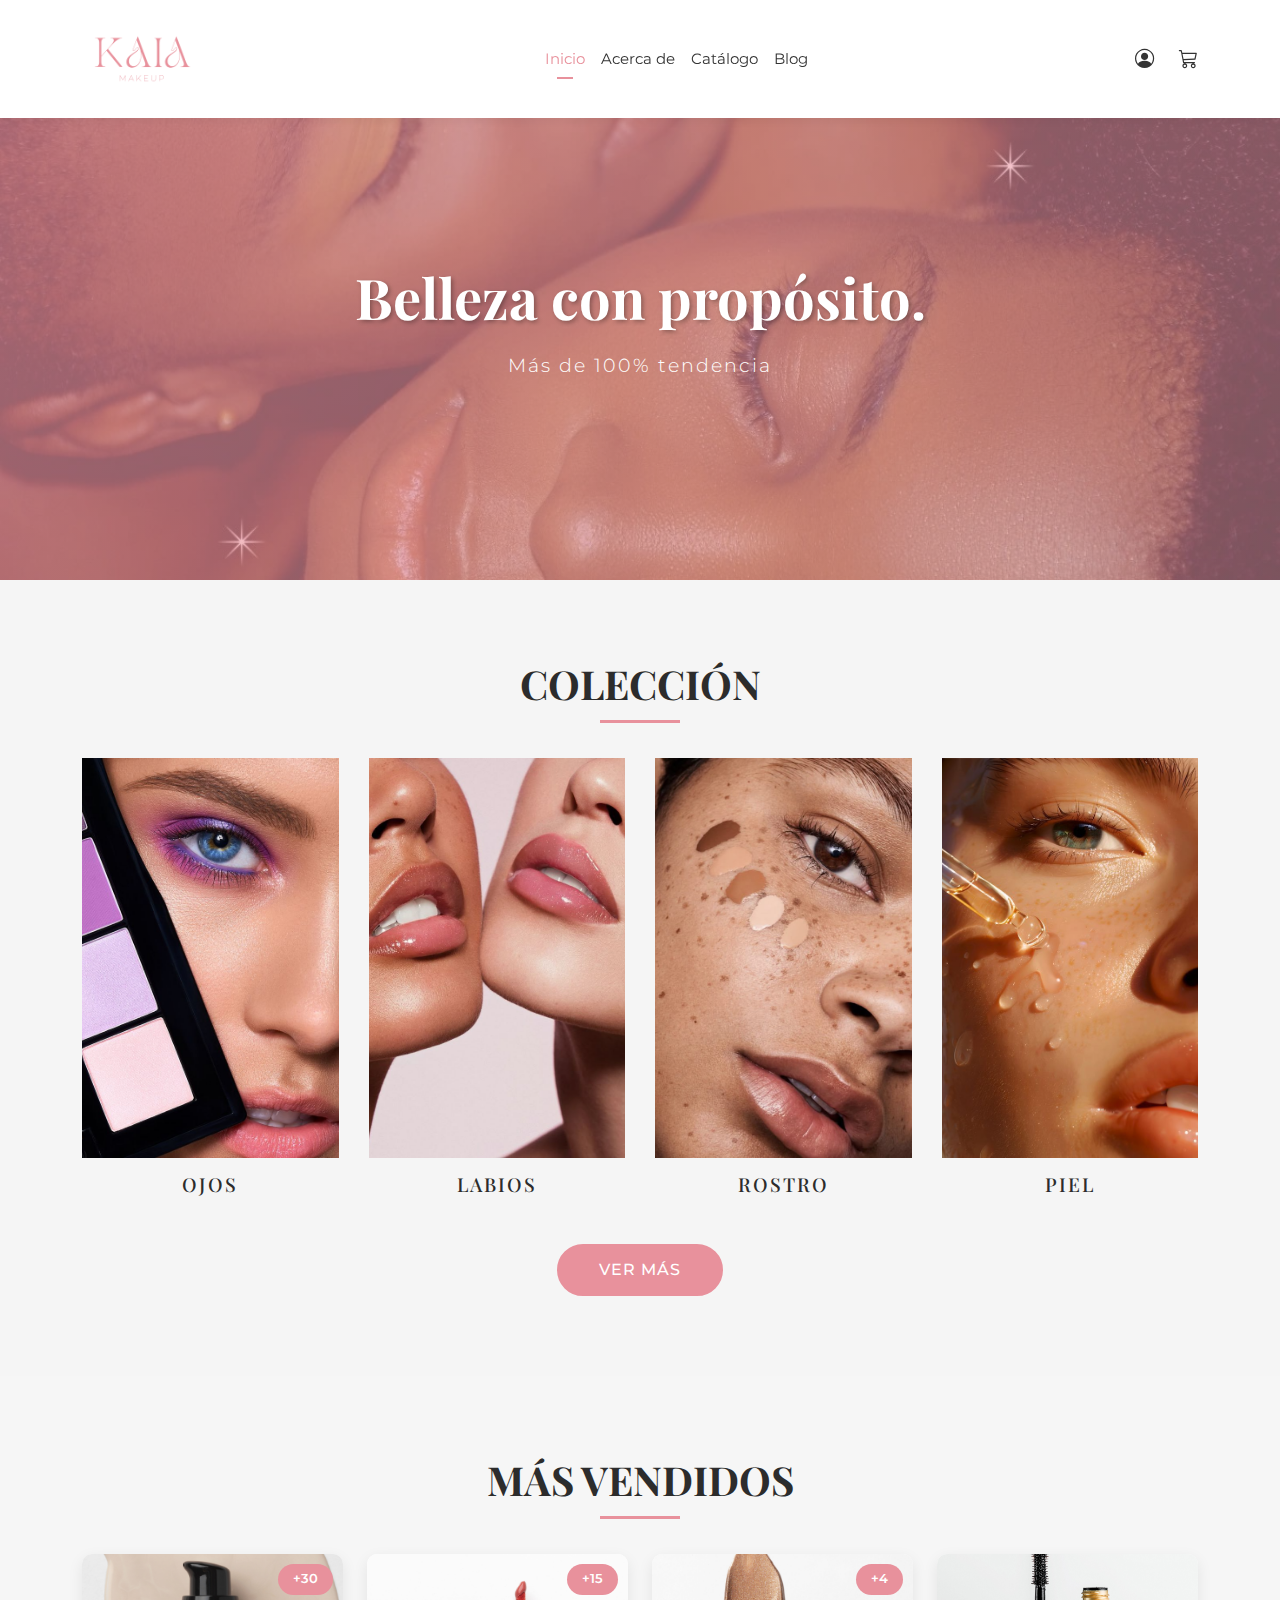
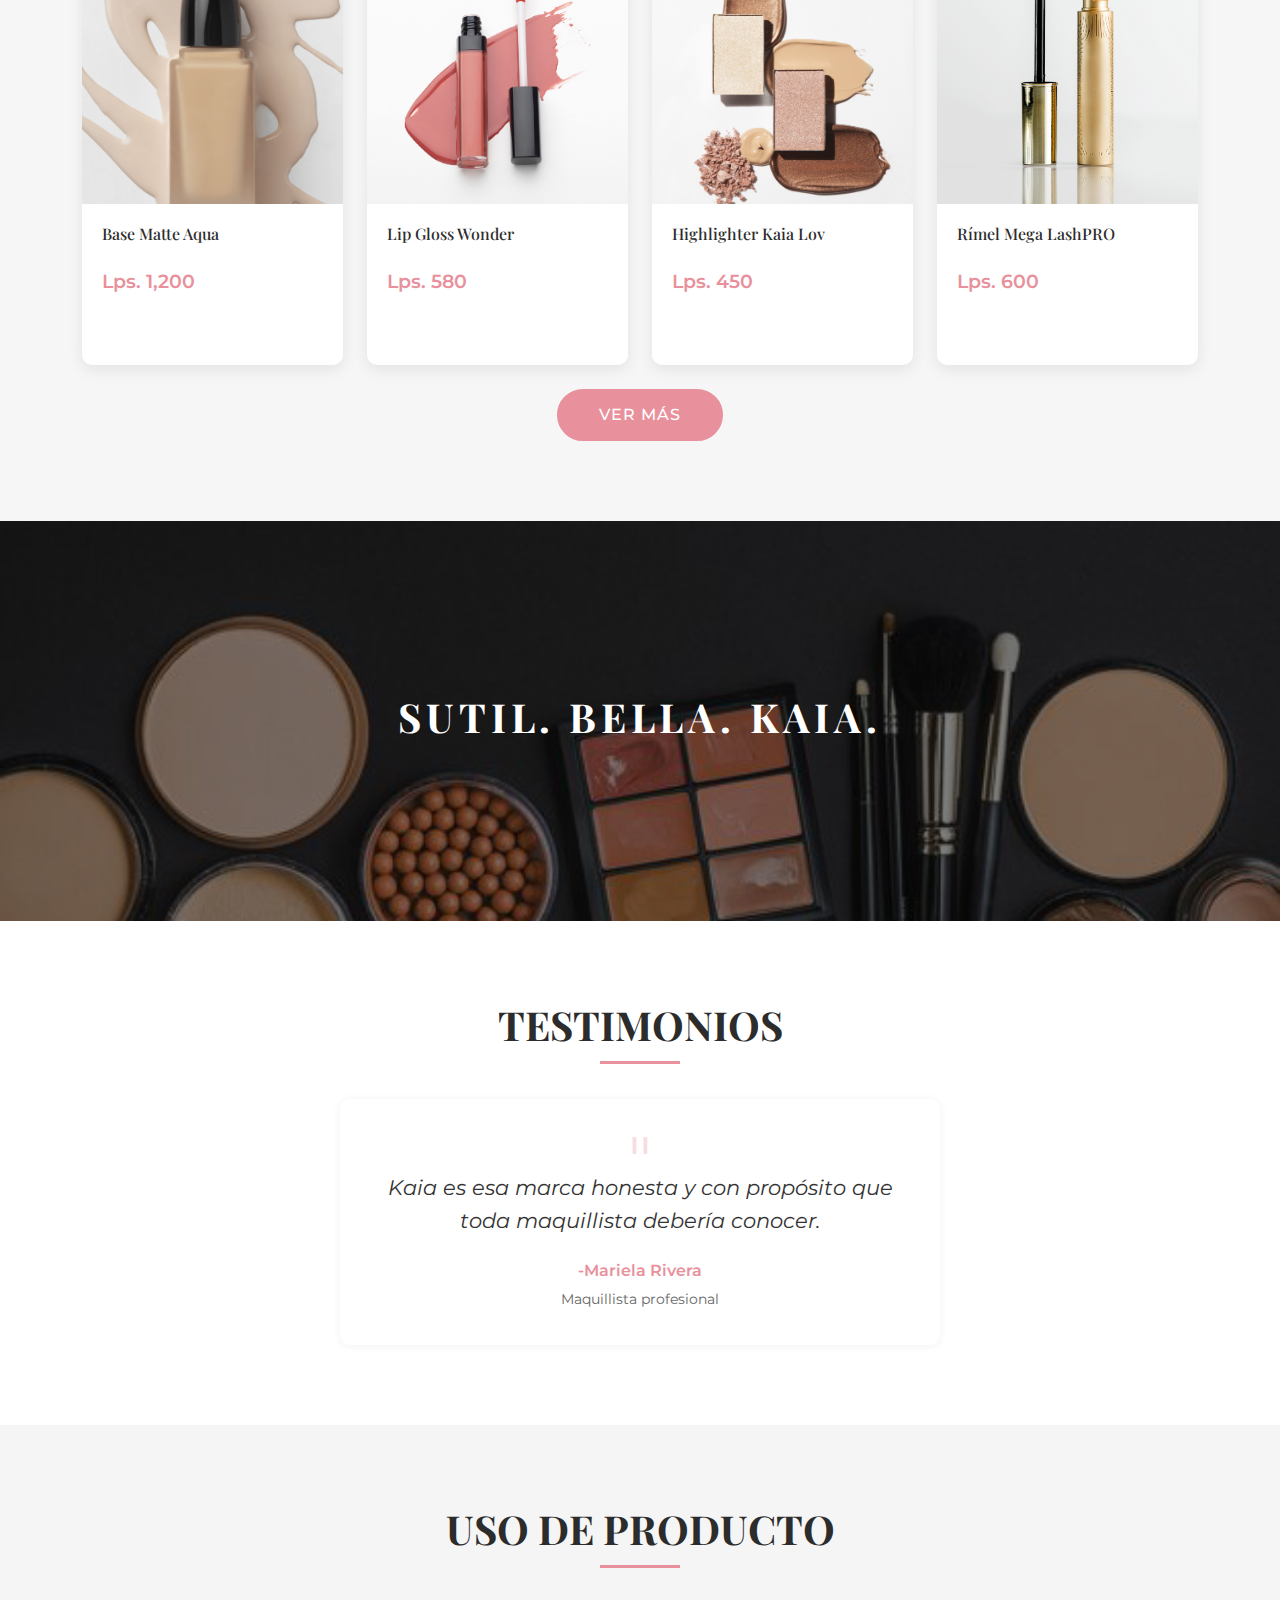
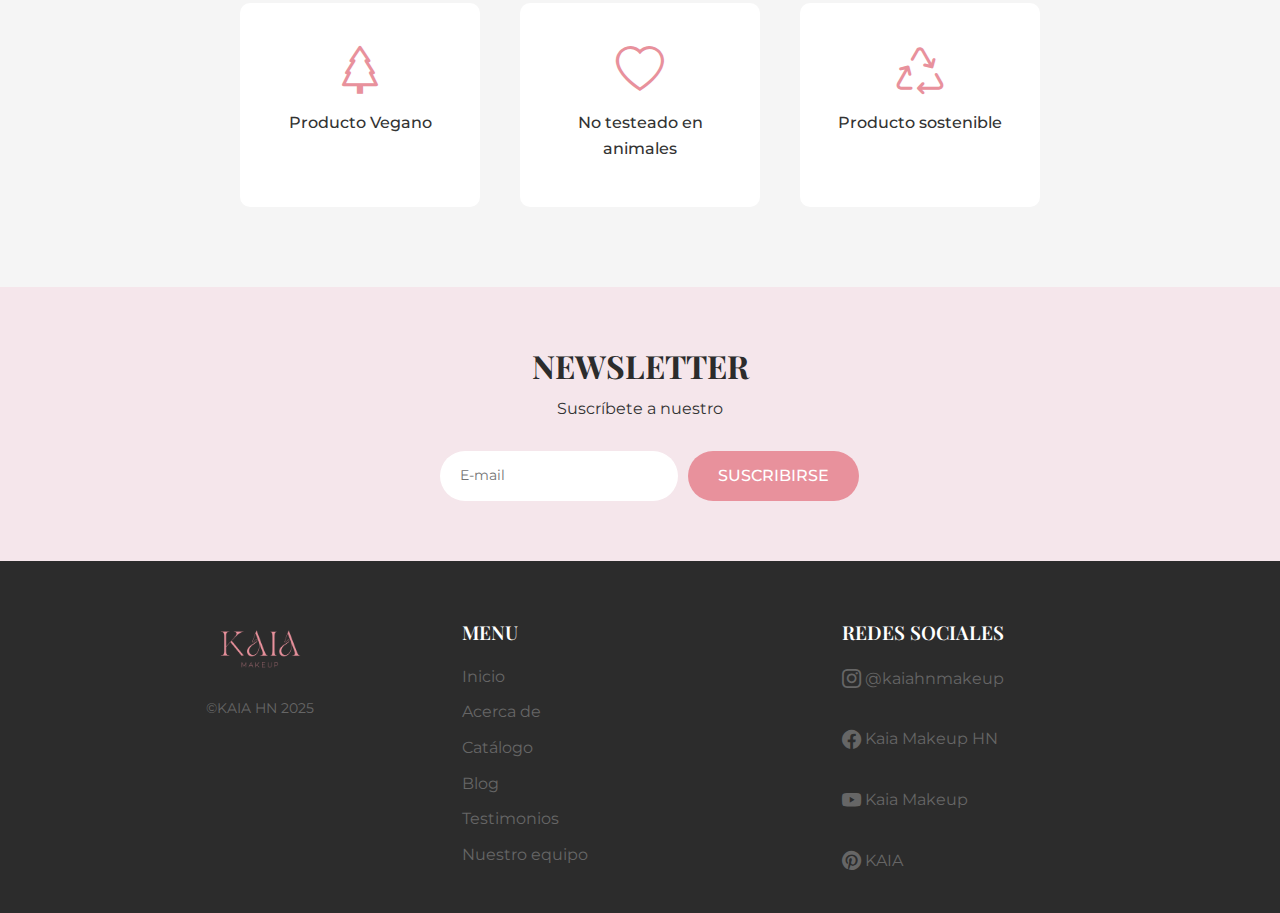
<file: index.html>
<!DOCTYPE html>
<html lang="es"><head>
    <meta charset="UTF-8">
    <meta name="viewport" content="width=device-width, initial-scale=1.0">
    <title>KAIA MakeUp - Sutil. Bella. Kaia.</title>
	<meta name="description" content="KAIA MakeUp: Descubre productos de belleza sutil y elegante, inspiración y consejos en nuestro catálogo online.">
    <meta name="keywords" content="maquillaje, belleza, KAIA, cosméticos, Honduras, productos de maquillaje, tienda online">
    <meta name="author" content="KAIA MakeUp">
    
    <link rel="shortcut icon" href="./img/logo_kaia.png">
    
   
<link rel="preconnect" href="https://fonts.googleapis.com">
<link rel="preconnect" href="https://fonts.gstatic.com" crossorigin>
<link href="https://fonts.googleapis.com/css2?family=Kalnia:wght@400;700&family=Montserrat:wght@300;400;600&display=swap" rel="stylesheet">
    
    
    <link href="https://cdn.jsdelivr.net/npm/bootstrap@5.3.3/dist/css/bootstrap.min.css" rel="stylesheet">
    
    
    <link rel="stylesheet" href="https://cdn.jsdelivr.net/npm/bootstrap-icons@1.11.3/font/bootstrap-icons.min.css">
    
    
    <link rel="stylesheet" href="css/style.css">
</head>
<body>
    <header>
        <nav class="navbar navbar-expand-lg fixed-top bg-white" id="mainNavbar">
            <div class="container">
                <a class="navbar-brand d-flex align-items-center" href="#" data-page="home">
                    <div class="logo">
                    <img src="./img/logo_kaia.png" alt="KAIA MakeUp Logo" class="logo-img">
                    </div>
                </a>
                
                <button class="navbar-toggler" type="button" data-bs-toggle="collapse" data-bs-target="#navbarContent">
                    <span class="navbar-toggler-icon"></span>
                </button>
                
                <div class="collapse navbar-collapse" id="navbarContent">
                    <ul class="navbar-nav mx-auto">
                        <li class="nav-item">
                            <a class="nav-link active" href="index.html" data-page="home">Inicio</a>
                        </li>
                        <li class="nav-item">
                            <a class="nav-link" href="about.html" data-page="about">Acerca de</a>
                        </li>
                        <li class="nav-item">
                            <a class="nav-link" href="catalog.html" data-page="catalog">Catálogo</a>
                        </li>
                        <li class="nav-item">
                            <a class="nav-link" href="blog.html" data-page="blog">Blog</a>
                        </li>
                    </ul>
                    
                    <div class="nav-icons">
                        <a href="account.html" data-page="account">
                            <i class="bi bi-person-circle"></i>
                        </a>
                        <a href="carrito.html" data-page="cart" class="position-relative">
							<i class="bi bi-cart3"></i>
                        </a>
                    </div>
                </div>
            </div>
        </nav>
    </header>
    
    <main>
        <section class="hero-section">
            <div class="hero-image">
                <img src="img/portadamaquillaje-min.jpg" alt="Belleza con propósito">
                <div class="hero-overlay"></div>
                <div class="hero-content">
                    <h1>Belleza con propósito.</h1>
                    <p class="hero-subtitle">Más de 100% tendencia</p>
                </div>
            </div>
        </section>

        
        <section class="collection-section">
            <div class="container">
                <h2 class="section-title">COLECCIÓN</h2>
                <div class="collection-categories">
                    <a href="#" class="category-item" data-category="ojos">
                        <img src="img/ojos-min.jpg" alt="Ojos">
                        <h3>OJOS</h3>
                    </a>
                    <a href="#" class="category-item" data-category="labios">
                        <img src="img/labios-min.jpg" alt="Labios">
                        <h3>LABIOS</h3>
                    </a>
                    <a href="#" class="category-item" data-category="rostro">
                        <img src="img/rostro-min.jpg" alt="Rostro">
                        <h3>ROSTRO</h3>
                    </a>
                    <a href="#" class="category-item" data-category="piel">
                        <img src="img/piel-min.jpg" alt="Piel">
                        <h3>PIEL</h3>
                    </a>
                </div>
                <div class="text-center mt-4">
                    <button class="btn btn-ver-mas" onclick="loadPage('catalog')">VER MÁS</button>
                </div>
            </div>
        </section>

        
        <section class="best-sellers-section">
            <div class="container">
                <h2 class="section-title">MÁS VENDIDOS</h2>
                <div class="row" id="bestSellers">
                    <div class="col-6 col-md-3">
                        <div class="product-card">
                            <div class="product-badge">+30</div>
                            <img src="img/base1-min.jpg" alt="Base Matte Aqua" class="product-img">
                            <div class="product-info">
                                <h3 class="product-name">Base Matte Aqua</h3>
                                <p class="product-price">Lps. 1,200</p>
                                <div class="rating">
                                    <i class="bi bi-star-fill"></i>
                                    <i class="bi bi-star-fill"></i>
                                    <i class="bi bi-star-fill"></i>
                                    <i class="bi bi-star-fill"></i>
                                    <i class="bi bi-star-half"></i>
                                </div>
                            </div>
                        </div>
                    </div>
                <div class="col-6 col-md-3">
                        <a href="lip-gloss.html" class="product-href">
                            <div class="product-card">
                                <div class="product-badge">+15</div>
                                <img src="img/labial1-min.jpg" alt="Lip Gloss Wonder" class="product-img">
                                <div class="product-info">
                                    <h3 class="product-name">Lip Gloss Wonder</h3>
                                    <p class="product-price">Lps. 580</p>
                                    <div class="rating">
                                        <i class="bi bi-star-fill"></i>
                                        <i class="bi bi-star-fill"></i>
                                        <i class="bi bi-star-fill"></i>
                                        <i class="bi bi-star-fill"></i>
                                        <i class="bi bi-star-fill"></i>
                                    </div>
                                </div>
                            </div>
                        </a>
                    </div>
                    <div class="col-6 col-md-3">
                        <div class="product-card">
                            <div class="product-badge">+4</div>
                            <img src="img/highlighter1-min-min.jpg" alt="Highlighter Kaia Lov" class="product-img">
                            <div class="product-info">
                                <h3 class="product-name">Highlighter Kaia Lov</h3>
                                <p class="product-price">Lps. 450</p>
                                <div class="rating">
                                    <i class="bi bi-star-fill"></i>
                                    <i class="bi bi-star-fill"></i>
                                    <i class="bi bi-star-fill"></i>
                                    <i class="bi bi-star-fill"></i>
                                    <i class="bi bi-star"></i>
                                </div>
                            </div>
                        </div>
                    </div>
                    <div class="col-6 col-md-3">
                        <div class="product-card">
                            <img src="img/vistafrontal-rimel-pestanas-min.jpg" alt="Rímel Mega LashPRO" class="product-img">
                            <div class="product-info">
                                <h3 class="product-name">Rímel Mega LashPRO</h3>
                                <p class="product-price">Lps. 600</p>
                                <div class="rating">
                                    <i class="bi bi-star-fill"></i>
                                    <i class="bi bi-star-fill"></i>
                                    <i class="bi bi-star-fill"></i>
                                    <i class="bi bi-star-fill"></i>
                                    <i class="bi bi-star-fill"></i>
                                </div>
                            </div>
                        </div>
                    </div>
                </div>
                <div class="text-center mt-4">
                    <button class="btn btn-ver-mas" onclick="window.location.href='catalog.html'">VER MÁS</button>
                </div>
            </div>
        </section>

        
        <section class="brand-banner">
            <div class="brand-banner-overlay">
                <h2 class="brand-banner-text">SUTIL. BELLA. KAIA.</h2>
            </div>
        </section>


        
        <section class="testimonials-section">
            <div class="container">
                <h2 class="section-title">TESTIMONIOS</h2>
                <div class="testimonial-card">
                    <div class="quote-icon">"</div>
                    <p class="testimonial-text">Kaia es esa marca honesta y con propósito que toda maquillista debería conocer.</p>
                    <p class="testimonial-author">-Mariela Rivera</p>
                    <p class="testimonial-role">Maquillista profesional</p>
                </div>
            </div>
        </section>

        
        <section class="product-features">
            <div class="container">
                <h2 class="section-title">USO DE PRODUCTO</h2>
                <div class="features-grid">
                    <div class="feature-item">
                    <i class="bi bi-tree"></i>
                    <p>Producto Vegano</p>
                    </div>
                    <div class="feature-item">
                        <i class="bi bi-heart"></i>
                        <p>No testeado en animales</p>
                    </div>
                    <div class="feature-item">
                        <i class="bi bi-recycle"></i>
                        <p>Producto sostenible</p>
                    </div>
                </div>
            </div>
        </section>

        
        <section class="newsletter-section">
            <div class="container">
                <div class="newsletter-content">
                    <h2>NEWSLETTER</h2>
                    <p>Suscríbete a nuestro</p>
                    <form id="newsletterForm" class="newsletter-form">
                        <input type="email" placeholder="E-mail" required>
                        <button type="submit">SUSCRIBIRSE</button>
                    </form>
                </div>
            </div>
        </section>
    </main>

    <footer>
        <div class="container">
            <div class="row">
                <div class="col-md-4">
                    <div class="footer-logo">
                        <img src="./img/logo_kaia.png" alt="KAIA Logo" class="logo-img-footer">
                        <p class="footer-copyright">©KAIA HN 2025</p>
                    </div>
                    
                </div>
                <div class="col-md-4">
                    <h5 class="footer-title">MENU</h5>
                    <ul class="footer-menu">
                        <li><a href="#home">Inicio</a></li>
                        <li><a href="#about">Acerca de</a></li>
                        <li><a href="#catalog">Catálogo</a></li>
                        <li><a href="#blog">Blog</a></li>
                        <li><a href="#testimonials">Testimonios</a></li>
                        <li><a href="#team">Nuestro equipo</a></li>
                    </ul>


                </div>
                <div class="col-md-4">
                    <h5 class="footer-title">REDES SOCIALES</h5>
                    <div class="social-links">
                        <a href="#" class="social-item">
                            <i class="bi bi-instagram"></i> @kaiahnmakeup
                        </a>
                        <a href="#" class="social-item">
                            <i class="bi bi-facebook"></i> Kaia Makeup HN
                        </a>
                        <a href="#" class="social-item">
                            <i class="bi bi-youtube"></i> Kaia Makeup
                        </a>
                        <a href="#" class="social-item">
                            <i class="bi bi-pinterest"></i> KAIA
                        </a>
                    </div>
                </div>
            </div>
        </div>
    </footer>
</body>
</html>
</file>
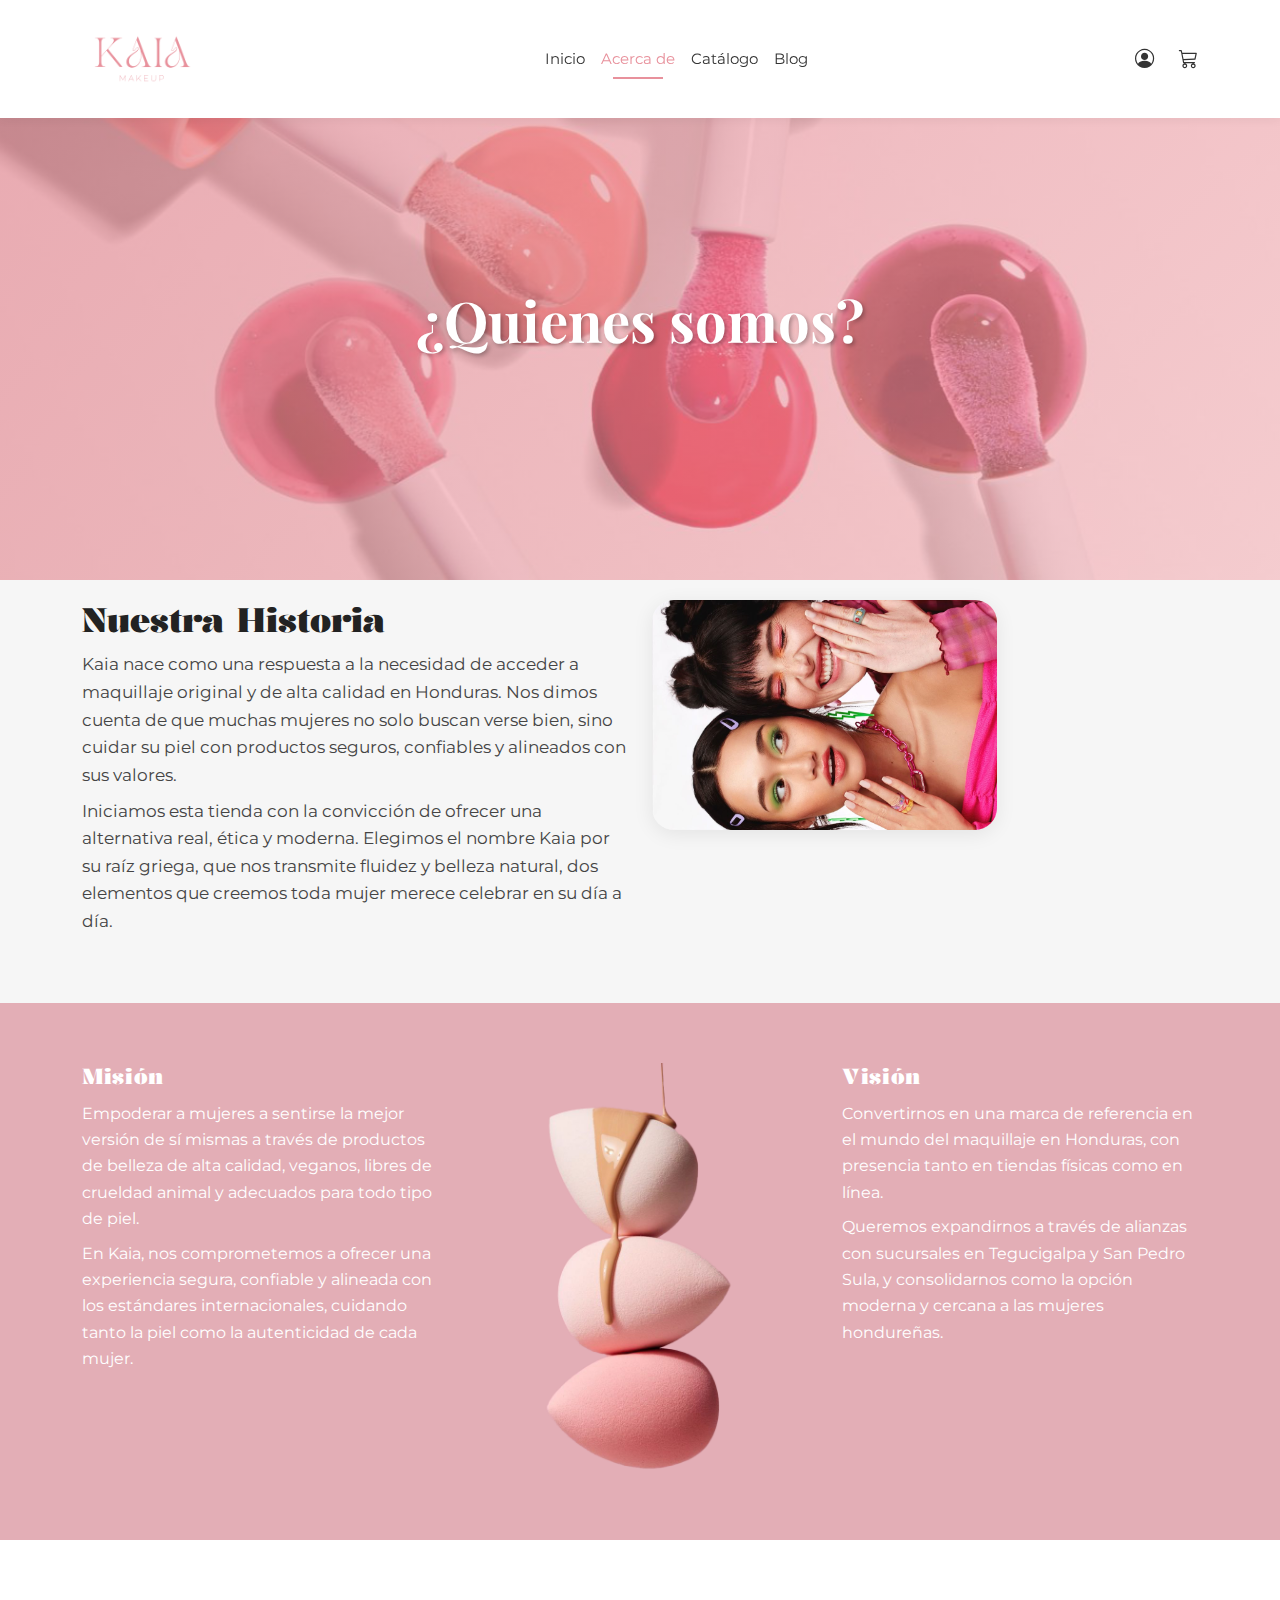
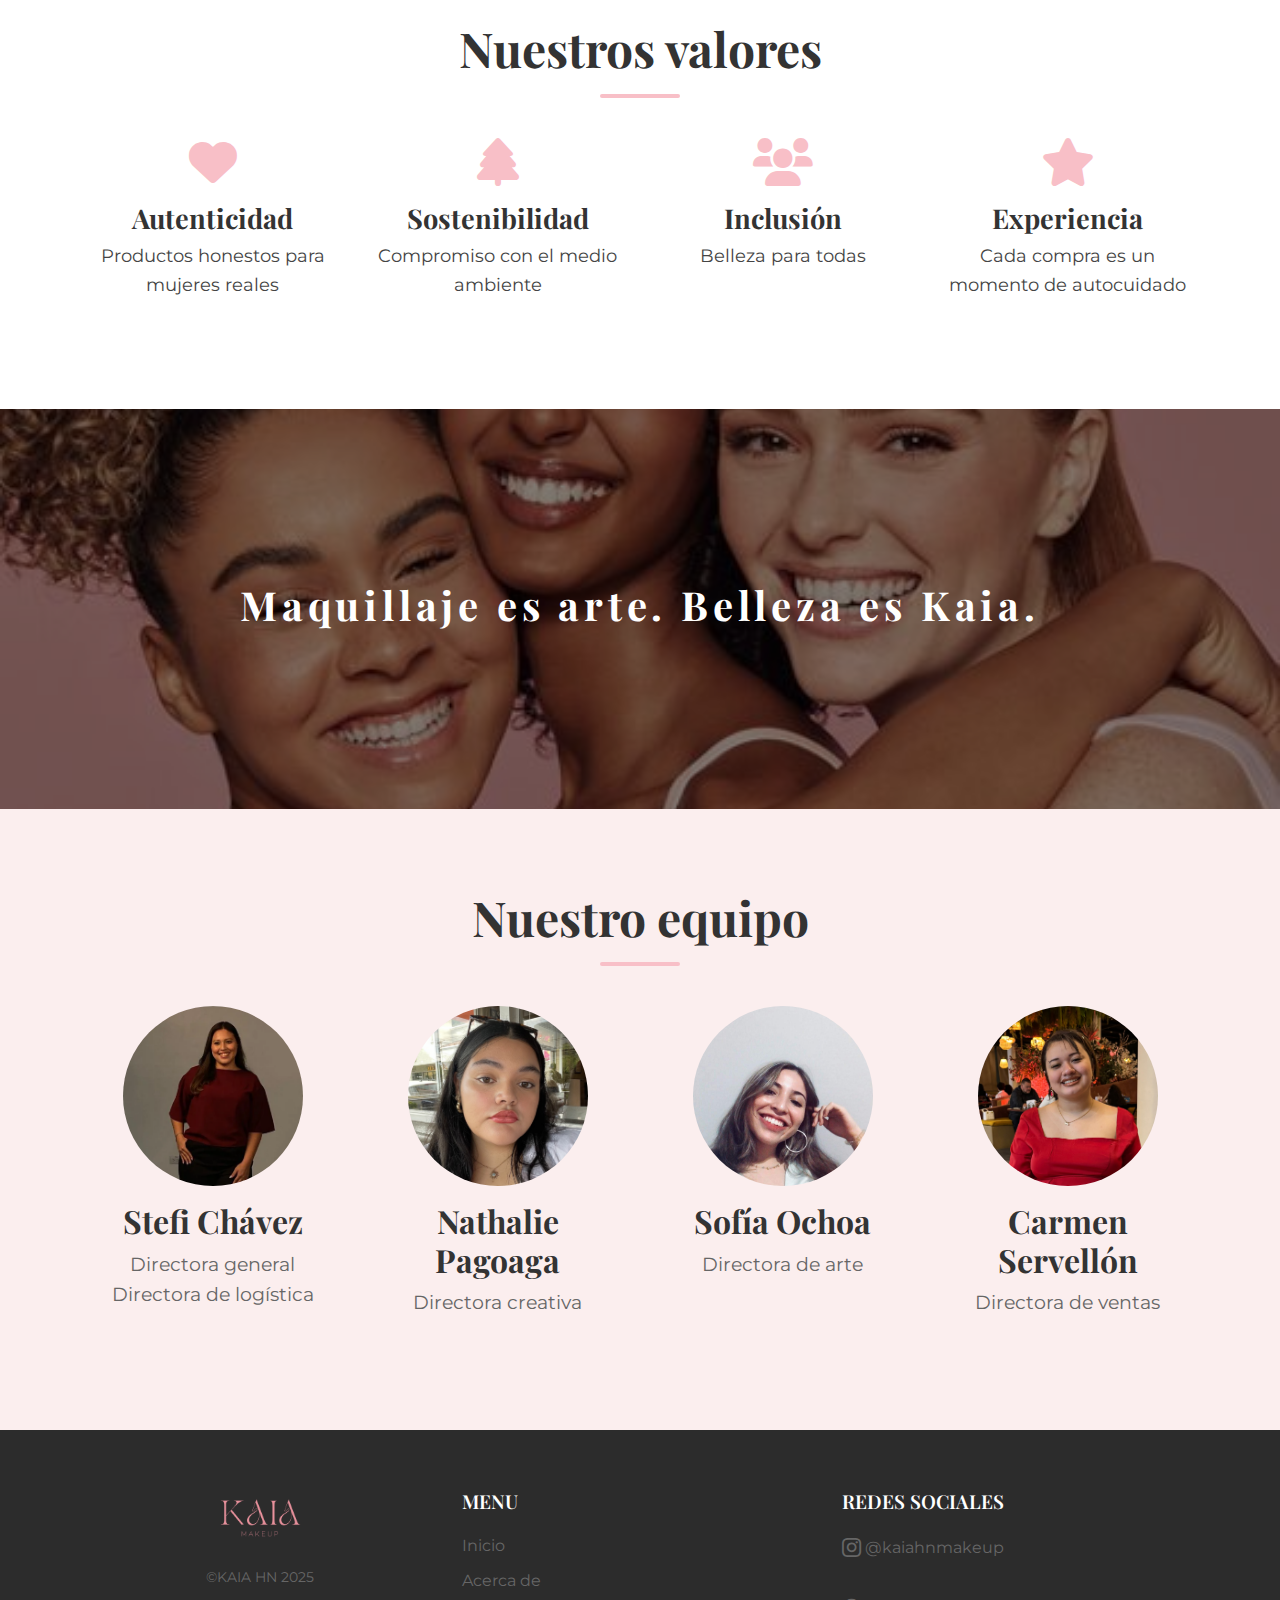
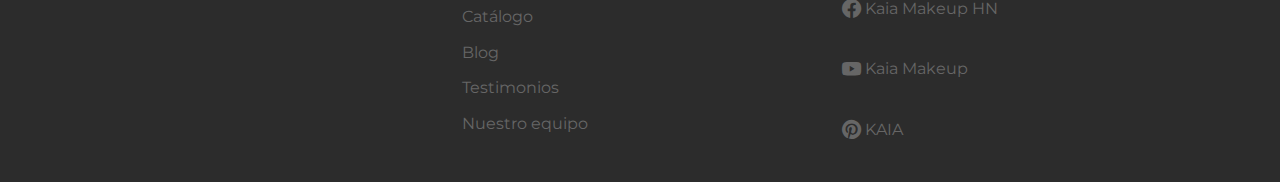
<file: about.html>
<!DOCTYPE html>
<html lang="es"><head>
    <meta charset="UTF-8">
    <meta name="viewport" content="width=device-width, initial-scale=1.0">
    <title>KAIA MakeUp - Acerca de Nosotros</title>
	<meta name="description" content="Conoce más sobre KAIA MakeUp, nuestra historia, misión y pasión por la belleza auténtica y natural.">
    <meta name="keywords" content="sobre KAIA, quienes somos, belleza natural, historia KAIA, misión KAIA">
    <meta name="author" content="KAIA MakeUp">
    
    <link rel="shortcut icon" href="./img/logo_kaia.png">
    
   
<link rel="preconnect" href="https://fonts.googleapis.com">
<link rel="preconnect" href="https://fonts.gstatic.com" crossorigin>
<link href="https://fonts.googleapis.com/css2?family=Kalnia:wght@400;700&family=Montserrat:wght@300;400;600&display=swap" rel="stylesheet">
<link rel="stylesheet" href="https://cdnjs.cloudflare.com/ajax/libs/font-awesome/6.0.0-beta3/css/all.min.css">
    
    
    <link href="https://cdn.jsdelivr.net/npm/bootstrap@5.3.3/dist/css/bootstrap.min.css" rel="stylesheet">
    
    
    <link rel="stylesheet" href="https://cdn.jsdelivr.net/npm/bootstrap-icons@1.11.3/font/bootstrap-icons.min.css">
    
    
    <link rel="stylesheet" href="css/style.css">
</head>
<body>
    <header>
        <nav class="navbar navbar-expand-lg fixed-top bg-white" id="mainNavbar">
            <div class="container">
                <a class="navbar-brand d-flex align-items-center" href="index.html" data-page="home">
                    <div class="logo">
                    <img src="./img/logo_kaia.png" alt="KAIA MakeUp Logo" class="logo-img">
                    </div>
                </a>
                
                <button class="navbar-toggler" type="button" data-bs-toggle="collapse" data-bs-target="#navbarContent">
                    <span class="navbar-toggler-icon"></span>
                </button>
                
                <div class="collapse navbar-collapse" id="navbarContent">
                    <ul class="navbar-nav mx-auto">
                        <li class="nav-item">
                            <a class="nav-link" href="index.html" data-page="home">Inicio</a>
                        </li>
                        <li class="nav-item">
                            <a class="nav-link active" href="about.html" data-page="about">Acerca de</a>
                        </li>
                        <li class="nav-item">
                            <a class="nav-link" href="catalog.html" data-page="catalog">Catálogo</a>
                        </li>
                        <li class="nav-item">
                            <a class="nav-link" href="blog.html" data-page="blog">Blog</a>
                        </li>
                    </ul>
                    
                    <div class="nav-icons">
                        <a href="account.html" data-page="account">
                            <i class="bi bi-person-circle"></i>
                        </a>
                        <a href="carrito.html" data-page="cart" class="position-relative">
							<i class="bi bi-cart3"></i>
                        </a>
                    </div>
                </div>
            </div>
        </nav>
    </header>

    <section id="hero" class="hero-section">
        <div class="hero-image">
            <img src="img/lipglosses01.png" alt="labiales">
            <div class="hero-overlay"></div>
            <div class="hero-content">
                <h1>¿Quienes somos?</h1>
            </div>
        </div>
    </section>

    <!-- Nuestra Historia -->
    <section id="historia" class="historia-section">
        <div class="container">
            <div class="row">
                <div class="col-md-6">
                    <div class="historia-text">
                        <h2>Nuestra Historia</h2>
                        <p>
                            Kaia nace como una respuesta a la necesidad de acceder a maquillaje original y de alta calidad en Honduras. Nos dimos cuenta de que muchas mujeres no solo buscan verse bien, sino cuidar su piel con productos seguros, confiables y alineados con sus valores.
                        </p>
                        <p>
                            Iniciamos esta tienda con la convicción de ofrecer una alternativa real, ética y moderna. Elegimos el nombre Kaia por su raíz griega, que nos transmite fluidez y belleza natural, dos elementos que creemos toda mujer merece celebrar en su día a día.
                        </p>
                    </div>
                </div>
                <div class="col-md-6">
                    <div class="historia-img">
                        <img src="img/2chicasmaquillaje.jpg" alt="Modelo Kaia">
                    </div>
                </div>
            </div>
        </div>
    </section>

    <section id="mision-vision" class="mision-vision-bg">
        <div class="container">
            <div class="row">
                <div class="col-md-4">
                    <div class="mision">
                        <h3>Misión</h3>
                        <p>
                            Empoderar a mujeres a sentirse la mejor versión de sí mismas a través de productos de belleza de alta calidad, veganos, libres de crueldad animal y adecuados para todo tipo de piel.
                        </p>
                        <p>
                            En Kaia, nos comprometemos a ofrecer una experiencia segura, confiable y alineada con los estándares internacionales, cuidando tanto la piel como la autenticidad de cada mujer.
                        </p>
                    </div>
                </div>
                <div class="col-md-4">
                    <div class="mision-img">
                        <img src="img/blenders1.png" alt="Esponjas de maquillaje">
                    </div>
                </div>
                <div class="col-md-4">
                    <div class="vision">
                        <h3>Visión</h3>
                        <p>
                            Convertirnos en una marca de referencia en el mundo del maquillaje en Honduras, con presencia tanto en tiendas físicas como en línea.
                        </p>
                        <p>
                            Queremos expandirnos a través de alianzas con sucursales en Tegucigalpa y San Pedro Sula, y consolidarnos como la opción moderna y cercana a las mujeres hondureñas.
                        </p>
                    </div>
                </div>
            </div>
        </div>
    </section>

    <!-- Nuestros valores -->
    <section id="valores" class="values-section">
        <div class="container">
            <h2>Nuestros valores</h2>
            <div class="row">
                <div class="col-md-3">
                    <div class="value-item">
                        <i class="fas fa-heart"></i>
                        <h3>Autenticidad</h3>
                        <p>Productos honestos para mujeres reales</p>
                    </div>
                </div>
                <div class="col-md-3">
                    <div class="value-item">
                        <i class="fas fa-tree"></i>
                        <h3>Sostenibilidad</h3>
                        <p>Compromiso con el medio ambiente</p>
                    </div>
                </div>
                <div class="col-md-3">
                    <div class="value-item">
                        <i class="fas fa-users"></i>
                        <h3>Inclusión</h3>
                        <p>Belleza para todas</p>
                    </div>
                </div>
                <div class="col-md-3">
                    <div class="value-item">
                        <i class="fas fa-star"></i>
                        <h3>Experiencia</h3>
                        <p>Cada compra es un momento de autocuidado</p>
                    </div>
                </div>
            </div>
        </div>
    </section>

    <section id="banner" class="brand-banner2">
        <div class="brand-banner-overlay">
            <h2 class="brand-banner-text">Maquillaje es arte. Belleza es Kaia.</h2>
        </div>
    </section>

    <!-- Nuestro equipo -->
    <section id="equipo" class="team-section">
        <div class="container">
            <h2>Nuestro equipo</h2>
            <div class="row">
                <div class="col-md-3">
                    <div class="member">
                        <img src="img/Stefi.png" alt="Stefi Chávez" class="avatar" />
                        <h3>Stefi Chávez</h3>
                        <p class="role">Directora general Directora de logística</p>
                    </div>
                </div>
                <div class="col-md-3">
                    <div class="member">
                        <img src="img/Nathalie.png" alt="Nathalie Pagoaga" class="avatar" />
                        <h3>Nathalie Pagoaga</h3>
                        <p class="role">Directora creativa</p>
                    </div>
                </div>
                <div class="col-md-3">
                    <div class="member">
                        <img src="img/sofia.jpg" alt="Sofía Ochoa" class="avatar" />
                        <h3>Sofía Ochoa</h3>
                        <p class="role">Directora de arte</p>
                    </div>
                </div>
                <div class="col-md-3">
                    <div class="member">
                        <img src="img/Carmen.png" alt="Carmen Servellón" class="avatar" />
                        <h3>Carmen Servellón</h3>
                        <p class="role">Directora de ventas</p>
                    </div>
                </div>
            </div>
        </div>
    </section>

    <footer>
        <div class="container">
            <div class="row">
                <div class="col-md-4">
                    <div class="footer-logo">
                        <img src="./img/logo_kaia.png" alt="KAIA Logo" class="logo-img-footer">
                        <p class="footer-copyright">©KAIA HN 2025</p>
                    </div>
                </div>
                <div class="col-md-4">
                    <h5 class="footer-title">MENU</h5>
                    <ul class="footer-menu">
                        <li><a href="index.html">Inicio</a></li>
                        <li><a href="about.html">Acerca de</a></li>
                        <li><a href="catalog.html">Catálogo</a></li>
                        <li><a href="https://blog.kaiamakeup.com">Blog</a></li>
                        <li><a href="#testimonials">Testimonios</a></li>
                        <li><a href="#team">Nuestro equipo</a></li>
                    </ul>
                </div>
                <div class="col-md-4">
                    <h5 class="footer-title">REDES SOCIALES</h5>
                    <div class="social-links">
                        <a href="#" class="social-item"><i class="bi bi-instagram"></i> @kaiahnmakeup</a>
                        <a href="#" class="social-item"><i class="bi bi-facebook"></i> Kaia Makeup HN</a>
                        <a href="#" class="social-item"><i class="bi bi-youtube"></i> Kaia Makeup</a>
                        <a href="#" class="social-item"><i class="bi bi-pinterest"></i> KAIA</a>
                    </div>
                </div>
            </div>
        </div>
    </footer>

    <script src="https://cdn.jsdelivr.net/npm/bootstrap@5.3.3/dist/js/bootstrap.bundle.min.js"></script>
</body>
</html>
</file>
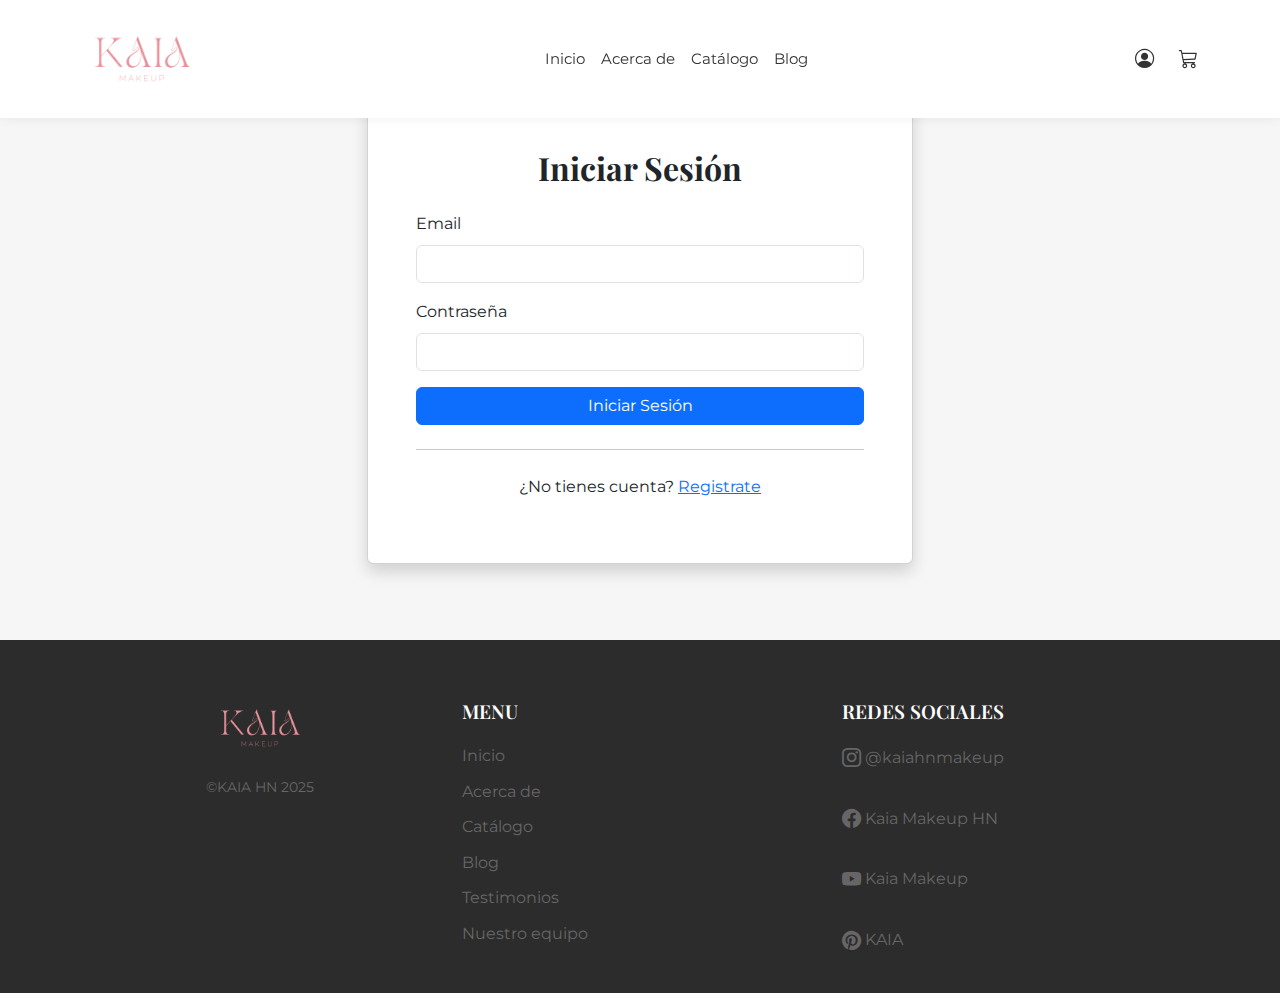
<file: account.html>
<!DOCTYPE html>
<html lang="es">
<head>
    <meta charset="UTF-8">
    <meta name="viewport" content="width=device-width, initial-scale=1.0">
    <title>KAIA MakeUp | Cuenta</title>
    <link rel="shortcut icon" href="./img/logo_kaia.png">
    <link href="https://cdn.jsdelivr.net/npm/bootstrap@5.3.3/dist/css/bootstrap.min.css" rel="stylesheet">
    <link rel="stylesheet" href="https://cdn.jsdelivr.net/npm/bootstrap-icons@1.11.3/font/bootstrap-icons.min.css">
    <link rel="stylesheet" href="css/style.css">
</head>
<body>
    <header>
        <nav class="navbar navbar-expand-lg fixed-top bg-white" id="mainNavbar">
            <div class="container">
                <a class="navbar-brand logo-align" href="#" data-page="home">
                    <div class="logo">
                        <img src="./img/logo_kaia.png" alt="KAIA MakeUp Logo" class="logo-img">
                    </div>
                </a>
                <button class="navbar-toggler" type="button" data-bs-toggle="collapse" data-bs-target="#navbarContent">
                    <span class="navbar-toggler-icon"></span>
                </button>
                <div class="collapse navbar-collapse" id="navbarContent">
                    <ul class="navbar-nav mx-auto" id="nav-menu">
                        <li class="nav-item">
                            <a class="nav-link" href="index.html" data-page="home">Inicio</a>
                        </li>
                        <li class="nav-item">
                            <a class="nav-link" href="about.html" data-page="about">Acerca de</a>
                        </li>
                        <li class="nav-item">
                            <a class="nav-link" href="catalog.html" data-page="catalog">Catálogo</a>
                        </li>
                        <li class="nav-item">
                            <a class="nav-link" href="blog.html" data-page="blog">Blog</a>
                        </li>
                    </ul>
                	<div class="nav-icons active">
                        <a href="account.html" data-page="account">
                            <i class="bi bi-person-circle"></i>
                        </a>
                        <a href="carrito.html" data-page="cart" class="position-relative">
							<i class="bi bi-cart3"></i>
                        </a>
                    </div>
                </div>
            </div>
        </nav>
    </header>
    <div id="login-page" style="margin-top: 100px; min-height: 60vh;">
        <div class="container">
            <div class="row justify-content-center">
                <div class="col-md-6">
                    <div class="card shadow">
                        <div class="card-body p-5">
                            <h2 class="text-center mb-4">Iniciar Sesión</h2>
                            <form id="loginForm" autocomplete="off">
                                <div class="mb-3">
                                    <label class="form-label" for="loginEmail">Email</label>
                                    <input type="email" id="loginEmail" class="form-control" required>
                                    <div class="invalid-feedback" id="emailError" style="display:none;">Por favor ingresa tu email.</div>
                                </div>
                                <div class="mb-3">
                                    <label class="form-label" for="loginPassword">Contraseña</label>
                                    <input type="password" id="loginPassword" class="form-control" required>
                                    <div class="invalid-feedback" id="passwordError" style="display:none;">Por favor ingresa tu contraseña.</div>
                                </div>
                                <button type="submit" class="btn btn-primary w-100" onclick="window.location.href='micuenta.html'">Iniciar Sesión</button>
                            </form>
                            <hr class="my-4">
                            <p class="text-center">
                                ¿No tienes cuenta?
                                <a href="#" onclick="loadRegisterPage()">Registrate</a>
                            </p>
                        </div>
                    </div>
                </div>
            </div>
        </div>
    </div>
    <footer>
        <div class="container">
            <div class="row">
                <div class="col-md-4" id="footer-logo">
                    <div class="footer-logo">
                        <img src="./img/logo_kaia.png" alt="KAIA Logo" class="logo-img-footer">
                        <p class="footer-copyright">©KAIA HN 2025</p>
                    </div>
                </div>
                <div class="col-md-4" id="footer-menu">
                    <h5 class="footer-title">MENU</h5>
                    <ul class="footer-menu" id="footer-menu-list">
                        <li><a href="#home">Inicio</a></li>
                        <li><a href="#about">Acerca de</a></li>
                        <li><a href="#catalog">Catálogo</a></li>
                        <li><a href="#blog">Blog</a></li>
                        <li><a href="#testimonials">Testimonios</a></li>
                        <li><a href="#team">Nuestro equipo</a></li>
                    </ul>
                </div>
                <div class="col-md-4" id="footer-social">
                    <h5 class="footer-title">REDES SOCIALES</h5>
                    <div class="social-links" id="footer-social-links">
                        <a href="#" class="social-item">
                            <i class="bi bi-instagram"></i> @kaiahnmakeup
                        </a>
                        <a href="#" class="social-item">
                            <i class="bi bi-facebook"></i> Kaia Makeup HN
                        </a>
                        <a href="#" class="social-item">
                            <i class="bi bi-youtube"></i> Kaia Makeup
                        </a>
                        <a href="#" class="social-item">
                            <i class="bi bi-pinterest"></i> KAIA
                        </a>
                    </div>
                </div>
            </div>
        </div>
    </footer>
 
    <script src="https://cdn.jsdelivr.net/npm/bootstrap@5.3.3/dist/js/bootstrap.bundle.min.js"></script>
</body>
</html>
</file>
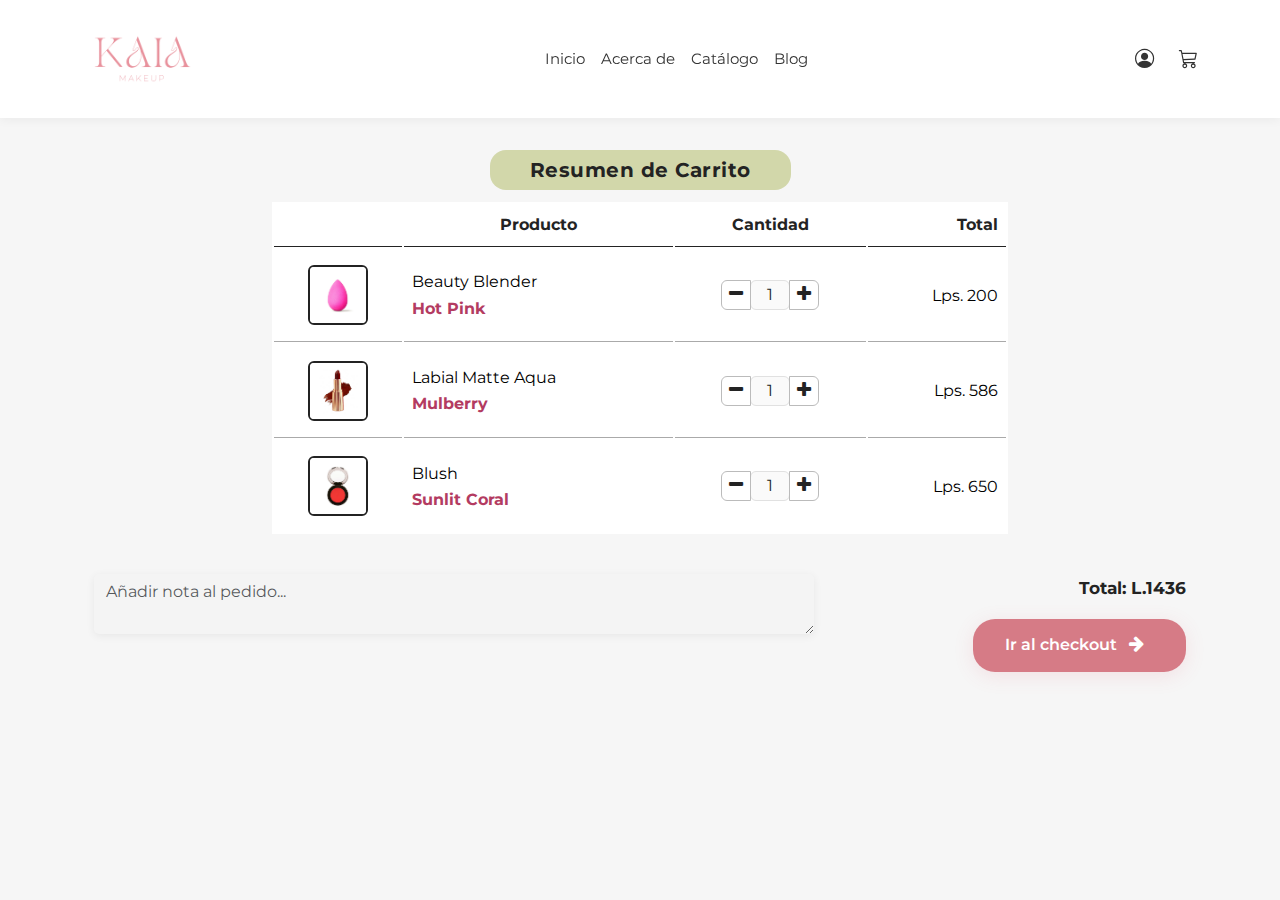
<file: carrito.html>
<!DOCTYPE html>
<html>
<head>
  <meta charset="UTF-8">
  <meta name="viewport" content="width=device-width, initial-scale=1">
 <title>Carrito de compras</title>
    
    <link rel="shortcut icon" href="./img/logo_kaia.png">
    
   
<link rel="preconnect" href="https://fonts.googleapis.com">
<link rel="preconnect" href="https://fonts.gstatic.com" crossorigin>
<link href="https://fonts.googleapis.com/css2?family=Kalnia:wght@400;700&family=Montserrat:wght@300;400;600&display=swap" rel="stylesheet">
    
    
    <link href="https://cdn.jsdelivr.net/npm/bootstrap@5.3.3/dist/css/bootstrap.min.css" rel="stylesheet">
    
    
    <link rel="stylesheet" href="https://cdn.jsdelivr.net/npm/bootstrap-icons@1.11.3/font/bootstrap-icons.min.css">
    
    <link rel="stylesheet" href="css/style.css">
	<link rel="stylesheet" href="https://cdnjs.cloudflare.com/ajax/libs/font-awesome/4.7.0/css/font-awesome.min.css" />
</head>
    
 
    <nav class="navbar navbar-expand-lg fixed-top bg-white" id="mainNavbar">
        <div class="container">
            <a class="navbar-brand d-flex align-items-center" href="#" data-page="home">
                <div class="logo">
                <img src="./img/logo_kaia.png" alt="KAIA MakeUp Logo" class="logo-img">
                </div>
            </a>
            
            <button class="navbar-toggler" type="button" data-bs-toggle="collapse" data-bs-target="#navbarContent">
                <span class="navbar-toggler-icon"></span>
            </button>
            
            <div class="collapse navbar-collapse" id="navbarContent">
                <ul class="navbar-nav mx-auto">
                    <li class="nav-item">
                        <a class="nav-link" href="index.html" data-page="home">Inicio</a>
                    </li>
                    <li class="nav-item">
                        <a class="nav-link" href="about.html" data-page="about">Acerca de</a>
                    </li>
                    <li class="nav-item active">
                        <a class="nav-link" href="catalog.html" data-page="catalog">Catálogo</a>
                    </li>
                    <li class="nav-item">
                        <a class="nav-link" href="blog.html" data-page="blog">Blog</a>
                    </li>
                </ul>
                
                <div class="nav-icons">
                    <a href="account.html" data-page="account">
                        <i class="bi bi-person-circle"></i>
                    </a>
                    <a href="carrito.html" data-page="cart" class="position-relative">
                        <i class="bi bi-cart3"></i>
          
                    </a>
                </div>
            </div>
        </div>
    </nav>
<div class="container my-5" id="contenido-carrito">
  <div class="row justify-content-center">
    <div class="col-lg-8 col-md-10 col-12">
      <div class="row">
        <div class="col text-center">
          <h2 class="carrito-titulo">Resumen de Carrito</h2>
        </div>
      </div>
          <table class="table align-middle">
            <head>
              <tr>
                <th></th>
                <th>Producto</th>
                <th class="text-center">Cantidad</th>
                <th class="text-end">Total</th>
              </tr>
            </head>
            <tbody>
             
              <tr>
                <td><img src="img/Beauty Blender.png" alt="Beauty Blender" class="img-fluid rounded" width="60"></td>
                <td>
                  <div>Beauty Blender<br><strong>Hot Pink</strong></div>
                </td>
                <td class="text-center">
                  <div class="input-group justify-content-center">
                    <button class="btn btn-outline-secondary btn-sm" type="button"><i class="fa fa-minus"></i></button>
                    <input type="text" class="form-control text-center" value="1" style="width: 40px;">
                    <button class="btn btn-outline-secondary btn-sm" type="button"><i class="fa fa-plus"></i></button>
                  </div>
                </td>
                <td class="text-end">Lps. 200</td>
              </tr>
          
              <tr>
                <td><img src="img/labial mulberry.png" alt="Labial Matte Aqua" class="img-fluid rounded" width="60"></td>
                <td>
                  <div>Labial Matte Aqua<br><strong>Mulberry</strong></div>
                </td>
                <td class="text-center">
                  <div class="input-group justify-content-center">
                    <button class="btn btn-outline-secondary btn-sm" type="button"><i class="fa fa-minus"></i></button>
                    <input type="text" class="form-control text-center" value="1" style="width: 40px;">
                    <button class="btn btn-outline-secondary btn-sm" type="button"> <i class="fa fa-plus"></i></button>
                  </div>
                </td>
                <td class="text-end">Lps. 586</td>
              </tr>
             
              <tr>
                <td><img src="img/blush.png" alt="Blush Sunlit Coral" class="img-fluid rounded" width="60"></td>
                <td>
                  <div>Blush<br><strong>Sunlit Coral</strong></div>
                </td>
                <td class="text-center">
                  <div class="input-group justify-content-center">
                    <button class="btn btn-outline-secondary btn-sm" type="button"><i class="fa fa-minus"></i></button>
                    <input type="text" class="form-control text-center" value="1" style="width: 40px;">
                    <button class="btn btn-outline-secondary btn-sm" type="button"><i class="fa fa-plus"></i></button>
                  </div>
                </td>
                <td class="text-end">Lps. 650</td>
              </tr>
            </tbody>
          </table>
        </div>
        <div class="row mt-4">
          <div class="col-lg-8 col-12 mb-3 mb-lg-0">
            <textarea class="form-control" placeholder="Añadir nota al pedido..." rows="2"></textarea>
          </div>
          <div class="col-lg-4 col-12 text-end">
            <p class="fw-bold">Total: L.1436</p>
            <a href="checkout.html" class="btn btn-lg btn-danger rounded-pill">
              Ir al checkout <i class="fa fa-arrow-right"></i>
            </a>
          </div>
        </div>
      </div>
    </div>

  
  <script src="https://cdn.jsdelivr.net/npm/bootstrap@5.3.2/dist/js/bootstrap.bundle.min.js"></script>
  
  <script src="https://cdnjs.cloudflare.com/ajax/libs/wow/1.1.2/wow.min.js"></script>
  <script>
    new WOW().init();
  </script>

</html>
</file>
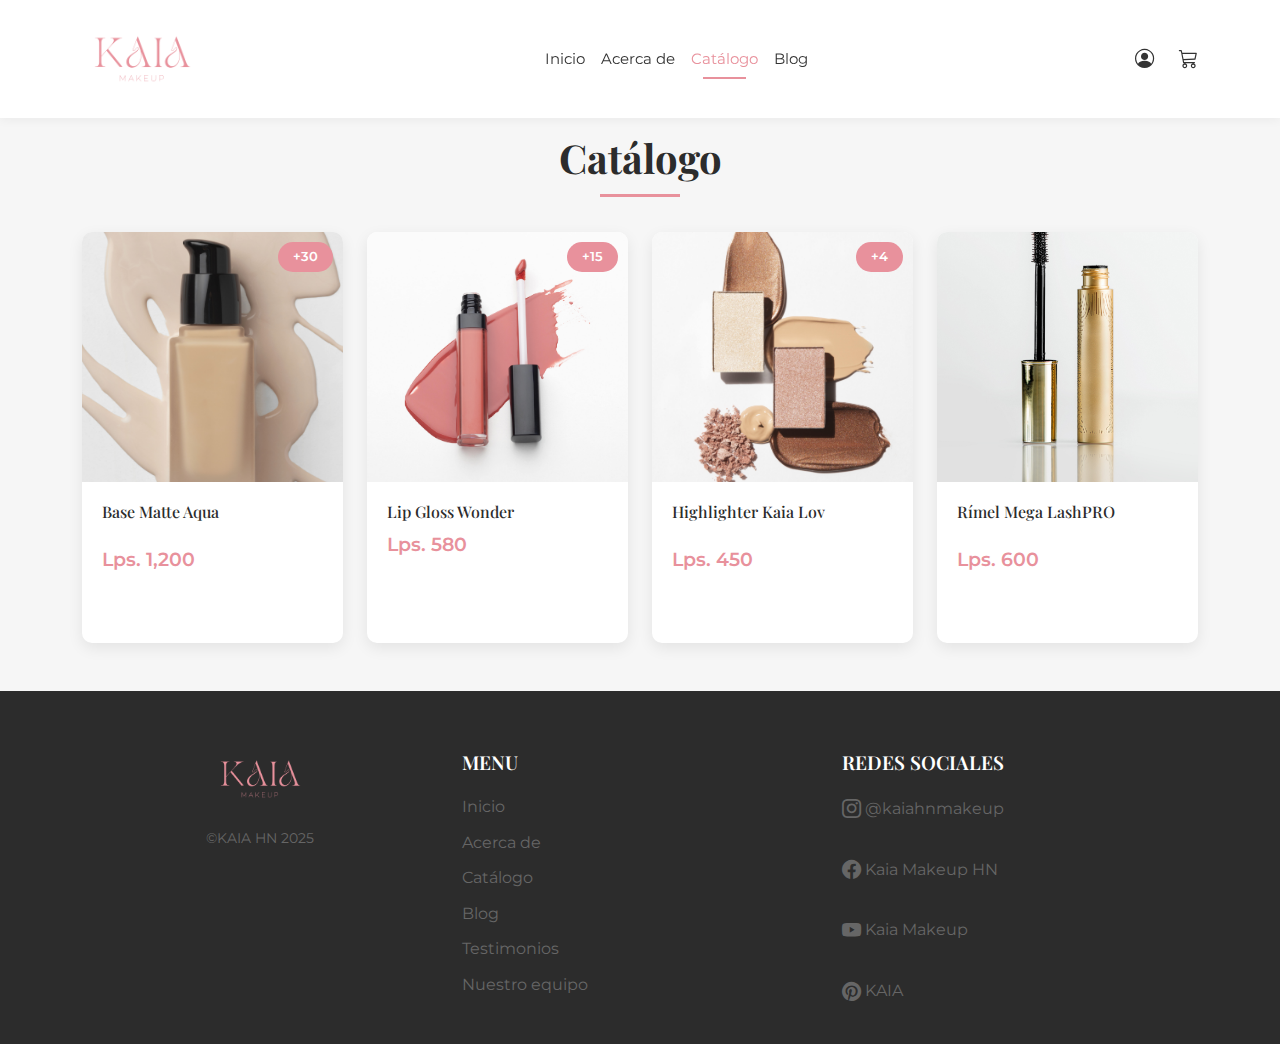
<file: catalog.html>
<!DOCTYPE html>
<html lang="es"><head>
    <meta charset="UTF-8">
    <meta name="viewport" content="width=device-width, initial-scale=1.0">
    <title>KAIA MakeUp - Catálogo de Productos</title>
	<meta name="description" content="Explora el catálogo completo de productos de belleza de KAIA MakeUp: base, labiales, rímel, iluminadores y más.">
	<meta name="keywords" content="catálogo maquillaje, productos KAIA, base, labiales, rímel, iluminadores, belleza, maquillaje Honduras">
	<meta name="author" content="KAIA MakeUp">
    
    <link rel="shortcut icon" href="./img/logo_kaia.png">
    
   
<link rel="preconnect" href="https://fonts.googleapis.com">
<link rel="preconnect" href="https://fonts.gstatic.com" crossorigin>
<link href="https://fonts.googleapis.com/css2?family=Kalnia:wght@400;700&family=Montserrat:wght@300;400;600&display=swap" rel="stylesheet">
    
    
    <link href="https://cdn.jsdelivr.net/npm/bootstrap@5.3.3/dist/css/bootstrap.min.css" rel="stylesheet">
    
    
    <link rel="stylesheet" href="https://cdn.jsdelivr.net/npm/bootstrap-icons@1.11.3/font/bootstrap-icons.min.css">
    
    
    <link rel="stylesheet" href="css/style.css">
</head>
<body>
    <header>
        <nav class="navbar navbar-expand-lg fixed-top bg-white" id="mainNavbar">
            <div class="container">
                <a class="navbar-brand d-flex align-items-center" href="index.html">
                    <div class="logo">
                        <img src="./img/logo_kaia.png" alt="KAIA MakeUp Logo" class="logo-img">
                    </div>
                </a>
                <button class="navbar-toggler" type="button" data-bs-toggle="collapse" data-bs-target="#navbarContent">
                    <span class="navbar-toggler-icon"></span>
                </button>
                <div class="collapse navbar-collapse" id="navbarContent">
                    <ul class="navbar-nav mx-auto">
                        <li class="nav-item">
                            <a class="nav-link" href="index.html" data-page="home">Inicio</a>
                        </li>
                        <li class="nav-item">
                            <a class="nav-link" href="about.html" data-page="about">Acerca de</a>
                        </li>
                        <li class="nav-item">
                            <a class="nav-link active" href="catalog.html" data-page="catalog">Catálogo</a>
                        </li>
                        <li class="nav-item">
                            <a class="nav-link" href="blog.html" data-page="blog">Blog</a>
                        </li>
                    </ul>
                    <div class="nav-icons">
                        <a href="account.html" data-page="account">
                            <i class="bi bi-person-circle"></i>
                        </a>
                        <a href="carrito.html" data-page="cart" class="position-relative">
							<i class="bi bi-cart3"></i>
                        </a>
                    </div>
                </div>
            </div>
        </nav>
    </header>

    <section id="catalogo" class="container py-4" style="margin-top:110px;">
        <h2 class="section-title">Catálogo</h2>
        <div class="row" id="catalogoProductos">
            <div class="col-12 col-sm-6 col-md-4 col-lg-3 mb-4">
                <article class="product-card">
                        <div class="product-badge">+30</div>
                        <img src="img/base1-min.jpg" alt="Base Matte Aqua" class="product-img">
                        <div class="product-info">
                            <h3 class="product-name">Base Matte Aqua</h3>
                            <p class="product-price">Lps. 1,200</p>
                            <div class="rating">
                                <i class="bi bi-star-fill"></i>
                                <i class="bi bi-star-fill"></i>
                                <i class="bi bi-star-fill"></i>
                                <i class="bi bi-star-fill"></i>
                                <i class="bi bi-star-half"></i>
                            </div>
                        </div>
                </article>
            </div>
            <div class="col-12 col-sm-6 col-md-4 col-lg-3 mb-4">
                <article class="product-card">
                    <a href="lip-gloss.html" class="product-link">
                        <div class="product-badge">+15</div>
                        <img src="img/labial1-min.jpg" alt="Lip Gloss Wonder" class="product-img">
                        <div class="product-info">
                            <h3 class="product-name">Lip Gloss Wonder</h3>
                            <p class="product-price">Lps. 580</p>
                            <div class="rating">
                                <i class="bi bi-star-fill"></i>
                                <i class="bi bi-star-fill"></i>
                                <i class="bi bi-star-fill"></i>
                                <i class="bi bi-star-fill"></i>
                                <i class="bi bi-star-fill"></i>
                            </div>
                        </div>
                    </a>
                </article>
            </div>
            <div class="col-12 col-sm-6 col-md-4 col-lg-3 mb-4">
                <article class="product-card">
                        <div class="product-badge">+4</div>
                        <img src="img/highlighter1-min-min.jpg" alt="Highlighter Kaia Lov" class="product-img">
                        <div class="product-info">
                            <h3 class="product-name">Highlighter Kaia Lov</h3>
                            <p class="product-price">Lps. 450</p>
                            <div class="rating">
                                <i class="bi bi-star-fill"></i>
                                <i class="bi bi-star-fill"></i>
                                <i class="bi bi-star-fill"></i>
                                <i class="bi bi-star-fill"></i>
                                <i class="bi bi-star"></i>
                            </div>
                        </div>
                </article>
            </div>
            <div class="col-12 col-sm-6 col-md-4 col-lg-3 mb-4">
                <article class="product-card">
                        <img src="img/vistafrontal-rimel-pestanas-min.jpg" alt="Rímel Mega LashPRO" class="product-img">
                        <div class="product-info">
                            <h3 class="product-name">Rímel Mega LashPRO</h3>
                            <p class="product-price">Lps. 600</p>
                            <div class="rating">
                                <i class="bi bi-star-fill"></i>
                                <i class="bi bi-star-fill"></i>
                                <i class="bi bi-star-fill"></i>
                                <i class="bi bi-star-fill"></i>
                                <i class="bi bi-star-fill"></i>
                            </div>
                        </div>
                </article>
            </div>
        </div>
    </section>

    <footer>
        <div class="container">
            <div class="row">
                <div class="col-md-4">
                    <div class="footer-logo">
                        <img src="./img/logo_kaia.png" alt="KAIA Logo" class="logo-img-footer">
                        <p class="footer-copyright">©KAIA HN 2025</p>
                    </div>
                </div>
                <div class="col-md-4">
                    <h5 class="footer-title">MENU</h5>
                    <ul class="footer-menu">
                        <li><a href="index.html">Inicio</a></li>
                        <li><a href="about.html">Acerca de</a></li>
                        <li><a href="catalog.html">Catálogo</a></li>
                        <li><a href="https://blog.kaiamakeup.com">Blog</a></li>
                        <li><a href="#testimonials">Testimonios</a></li>
                        <li><a href="#team">Nuestro equipo</a></li>
                    </ul>
                </div>
                <div class="col-md-4">
                    <h5 class="footer-title">REDES SOCIALES</h5>
                    <div class="social-links">
                        <a href="#" class="social-item"><i class="bi bi-instagram"></i> @kaiahnmakeup</a>
                        <a href="#" class="social-item"><i class="bi bi-facebook"></i> Kaia Makeup HN</a>
                        <a href="#" class="social-item"><i class="bi bi-youtube"></i> Kaia Makeup</a>
                        <a href="#" class="social-item"><i class="bi bi-pinterest"></i> KAIA</a>
                    </div>
                </div>
            </div>
        </div>
    </footer>

    <script src="https://cdn.jsdelivr.net/npm/bootstrap@5.3.3/dist/js/bootstrap.bundle.min.js"></script>
</body>
</html>
</file>
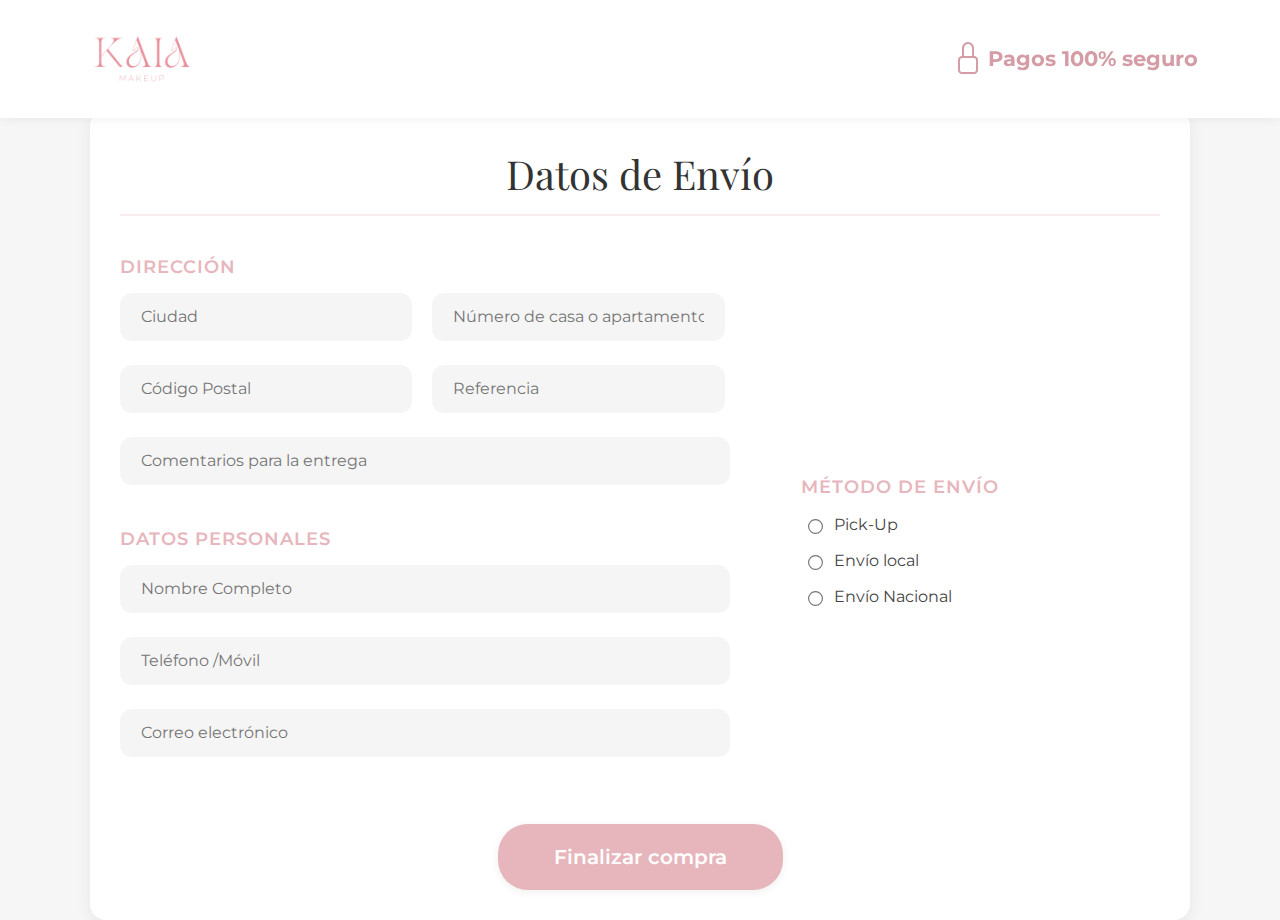
<file: datos.html>
<!DOCTYPE html>
<html lang="es">
<head>
    <meta charset="UTF-8">
    <meta name="viewport" content="width=device-width, initial-scale=1.0">
    <title>KAIA MakeUp - Datos de Envío.</title>
    <link rel="shortcut icon" href="./img/logo_kaia.png" type="image/png">
    <link rel="preconnect" href="https://fonts.googleapis.com">
    <link rel="preconnect" href="https://fonts.gstatic.com" crossorigin>
    <link href="https://fonts.googleapis.com/css2?family=Kalnia:wght@400;700&family=Montserrat:wght@300;400;600&display=swap" rel="stylesheet">
    <link href="https://cdn.jsdelivr.net/npm/bootstrap@5.3.3/dist/css/bootstrap.min.css" rel="stylesheet">
    <link rel="stylesheet" href="https://cdn.jsdelivr.net/npm/bootstrap-icons@1.11.3/font/bootstrap-icons.min.css">
    <link rel="stylesheet" href="css/style.css">
</head>
<body>
    <header>
       <nav class="navbar navbar-expand-lg fixed-top bg-white" id="mainNavbar">
    <div class="container">
        <a class="navbar-brand" href="#" data-page="home">
            <div class="logo">
                <img src="./img/logo_kaia.png" alt="KAIA MakeUp Logo" class="logo-img">
            </div>
        </a>
        <div class="row w-100">
            <div class="col"></div>
            <div class="col-auto text-end">
                <i class="bi bi-lock icono-candado"></i>
                <span class="texto-pago-seguro">
                    Pagos 100% seguro
                </span>
            </div>
        </div>
    </div>
</nav>
</header>	
	
	<section class="datos-envio-section">
    <h2 class="datos-envio-titulo">Datos de Envío</h2>
    <hr class="datos-envio-separador">
    <div class="datos-envio-grid">

        <div class="datos-envio-izq">
            <div class="bloque-formulario">
                <h3 class="form-subtitulo">DIRECCIÓN</h3>
                <div class="form-row">
                    <input type="text" placeholder="Ciudad" class="form-input">
                    <input type="text" placeholder="Número de casa o apartamento" class="form-input">
                </div>
                <div class="form-row">
                    <input type="text" placeholder="Código Postal" class="form-input">
                    <input type="text" placeholder="Referencia" class="form-input">
                </div>
                <div class="form-row">
                    <input type="text" placeholder="Comentarios para la entrega" class="form-input form-input-full">
                </div>
            </div>
            <div class="bloque-formulario">
                <h3 class="form-subtitulo">DATOS PERSONALES</h3>
                <div class="form-row">
                    <input type="text" placeholder="Nombre Completo" class="form-input form-input-full">
                </div>
                <div class="form-row">
                    <input type="text" placeholder="Teléfono /Móvil" class="form-input form-input-full">
                </div>
                <div class="form-row">
                    <input type="email" placeholder="Correo electrónico" class="form-input form-input-full">
                </div>
            </div>
        </div>
       
        <div class="datos-envio-der">
            <div class="mapa-contenedor">
  
                <iframe
                  width="100%"
                  height="180"
                  frameborder="0"
                  style="border:0;border-radius:12px;"
                  referrerpolicy="no-referrer-when-downgrade"
                  src="https://www.google.com/maps/embed?pb=!1m18!1m12!1m3!1d3977.016308613957!2d-74.0836526!3d4.6097102!2m3!1f0!2f0!3f0!3m2!1i1024!2i768!4f13.1!3m3!1m2!1s0x8e3f99a9e0d6a3b5%3A0x1c75c8a6f3090b9!2sGran%20V%C3%ADa%2C%20Bogot%C3%A1%2C%20Colombia!5e0!3m2!1ses-419!2sco!4v1718720000000!5m2!1ses-419!2sco"
                  allowfullscreen=""
                  aria-hidden="false"
                  tabindex="0"
                ></iframe>
            </div>
            <div class="bloque-formulario metodo-envio">
                <h3 class="form-subtitulo">MÉTODO DE ENVÍO</h3>
                <div class="form-radio-group">
                    <label><input type="radio" name="envio" value="pick-up"> Pick-Up</label><br>
                    <label><input type="radio" name="envio" value="local"> Envío local</label><br>
                    <label><input type="radio" name="envio" value="nacional"> Envío Nacional</label>
                </div>
            </div>
        </div>
    </div>
	
    <div class="finalizar-compra-contenedor">
        <button type="submit" class="btn-finalizar-compra">Finalizar compra</button>
    </div>
</section>
</body>
</html>
</file>
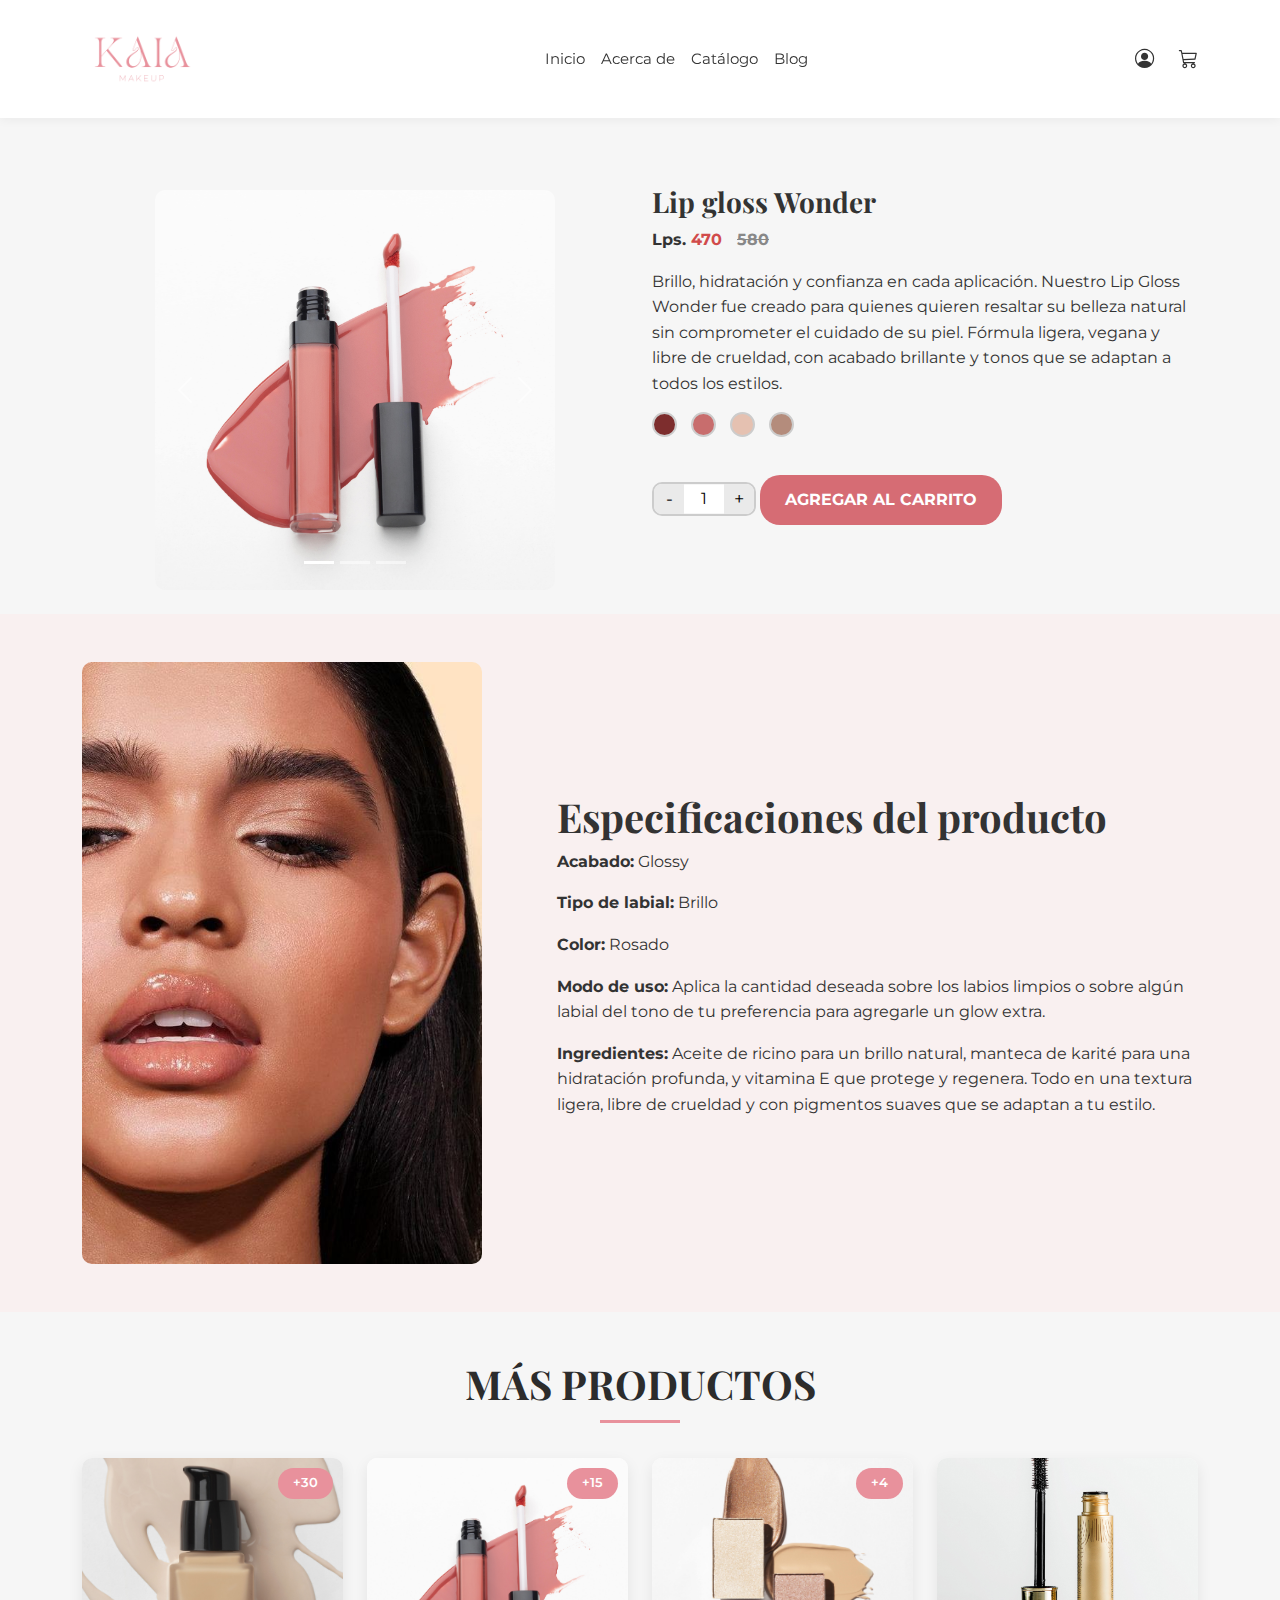
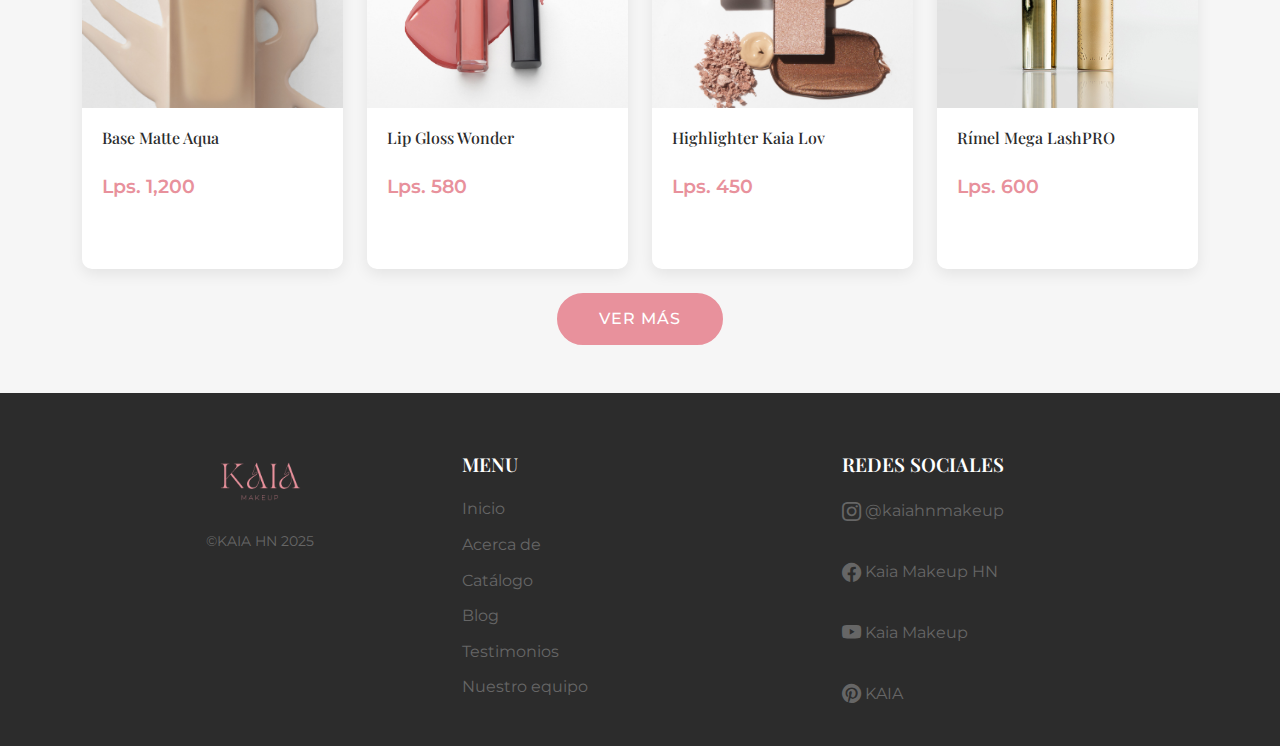
<file: lip-gloss.html>
<!DOCTYPE html>
<html lang="es"><head>
    <meta charset="UTF-8">
    <meta name="viewport" content="width=device-width, initial-scale=1.0">
    <title>KAIA MakeUp - Lip-gloss.</title>
	<meta name="description" content="Descubre el Lip Gloss Wonder de KAIA MakeUp: brillo intenso, fórmula ligera y acabado perfecto para tus labios.">
	<meta name="keywords" content="lip gloss, labial brillante, KAIA labios, gloss rosado, brillo labios, maquillaje KAIA">
	<meta name="author" content="KAIA MakeUp">
    
    <link rel="shortcut icon" href="./img/logo_kaia.png">
    
   
<link rel="preconnect" href="https://fonts.googleapis.com">
<link rel="preconnect" href="https://fonts.gstatic.com" crossorigin>
<link href="https://fonts.googleapis.com/css2?family=Kalnia:wght@400;700&family=Montserrat:wght@300;400;600&display=swap" rel="stylesheet">
    
    
    <link href="https://cdn.jsdelivr.net/npm/bootstrap@5.3.3/dist/css/bootstrap.min.css" rel="stylesheet">
    
    
    <link rel="stylesheet" href="https://cdn.jsdelivr.net/npm/bootstrap-icons@1.11.3/font/bootstrap-icons.min.css">
    
    <link rel="stylesheet" href="css/style.css">
</head>
<body>
	
	<nav class="navbar navbar-expand-lg fixed-top bg-white" id="mainNavbar">
        <div class="container">
            <a class="navbar-brand d-flex align-items-center" href="#" data-page="home">
                <div class="logo">
                <img src="./img/logo_kaia.png" alt="KAIA MakeUp Logo" class="logo-img">
                </div>
            </a>
            
            <button class="navbar-toggler" type="button" data-bs-toggle="collapse" data-bs-target="#navbarContent">
                <span class="navbar-toggler-icon"></span>
            </button>
            
            <div class="collapse navbar-collapse" id="navbarContent">
                <ul class="navbar-nav mx-auto">
                    <li class="nav-item">
                        <a class="nav-link" href="index.html" data-page="home">Inicio</a>
                    </li>
                    <li class="nav-item">
                        <a class="nav-link" href="about.html" data-page="about">Acerca de</a>
                    </li>
                    <li class="nav-item">
                        <a class="nav-link" href="catalog.html" data-page="catalog">Catálogo</a>
                    </li>
                    <li class="nav-item">
                        <a class="nav-link" href="blog.html" data-page="blog">Blog</a>
                    </li>
                </ul>
                
               <div class="nav-icons">
                        <a href="account.html" data-page="account">
                            <i class="bi bi-person-circle"></i>
                        </a>
                        <a href="carrito.html" data-page="cart" class="position-relative">
							<i class="bi bi-cart3"></i>
                        </a>
               </div>
            </div>
        </div>
    </nav>

    
      <div class="container" id="lipgloss-wonder" style="margin-top:120px;">
        <div class="row align-items-center">
            <div class="col-lg-6 mb-4">
                <div class="carousel-cuadrado">
                    <div id="carouselExampleIndicators" class="carousel slide" data-bs-ride="carousel">
                        <div class="carousel-indicators">
                            <button type="button" data-bs-target="#carouselExampleIndicators" data-bs-slide-to="0" class="active" aria-current="true" aria-label="Slide 1"></button>
                            <button type="button" data-bs-target="#carouselExampleIndicators" data-bs-slide-to="1" aria-label="Slide 2"></button>
                            <button type="button" data-bs-target="#carouselExampleIndicators" data-bs-slide-to="2" aria-label="Slide 3"></button>
                        </div>
                        <div class="carousel-inner">
                            <div class="carousel-item active">
                                <img class="d-block w-100" src="img/labial1-min.jpg" alt="Labial 1">
                            </div>
                            <div class="carousel-item">
                                <img class="d-block w-100" src="img/lipgloss2.jpg" alt="Labial 2">
                            </div>
                            <div class="carousel-item">
                                <img class="d-block w-100" src="img/lipgloss3.jpg" alt="Labial 3">
                            </div>
                        </div>
                        <button class="carousel-control-prev" type="button" data-bs-target="#carouselExampleIndicators" data-bs-slide="prev">
                            <span class="carousel-control-prev-icon" aria-hidden="true"></span>
                            <span class="visually-hidden">Anterior</span>
                        </button>
                        <button class="carousel-control-next" type="button" data-bs-target="#carouselExampleIndicators" data-bs-slide="next">
                            <span class="carousel-control-next-icon" aria-hidden="true"></span>
                            <span class="visually-hidden">Siguiente</span>
                        </button>
                    </div>
                </div>
            </div>
            <div class="col-lg-6 mb-4">
                <div class="info-lipgloss">
                    <h2>Lip gloss Wonder</h2>
                    <p><strong>Lps. <span class="precio-oferta">470</span> <span class="precio-tachado">580</span></strong></p>
                    <p>Brillo, hidratación y confianza en cada aplicación. Nuestro Lip Gloss Wonder fue creado para quienes quieren resaltar su belleza natural sin comprometer el cuidado de su piel. Fórmula ligera, vegana y libre de crueldad, con acabado brillante y tonos que se adaptan a todos los estilos.</p>
                    <div class="colores">
                        <span class="color" style="background:#7d2d2d;"></span>
                        <span class="color" style="background:#c86d6d;"></span>
                        <span class="color" style="background:#e5c1b1;"></span>
                        <span class="color" style="background:#b48c7c;"></span>
                    </div>
                    <div class="cantidad">
                        <button onclick="cambiarCantidad(-1)">-</button>
                        <input type="text" value="1" id="cantidad" readonly>
                        <button onclick="cambiarCantidad(1)">+</button>
                    </div>
                    <button class="agregar-carrito">AGREGAR AL CARRITO</button>
                </div>
            </div>
        </div>
    </div>

    <section id="lipgloss-info-section" class="py-5">
        <div class="container">
            <div class="row align-items-center">
                <div class="col-md-5">
                    <img src="img/lipglossgirl.jpg" alt="Modelo con brillo labial" class="img-fluid">
                </div>
                <div class="col-md-7">
                    <h1>Especificaciones del producto</h1>
                    <p><strong>Acabado:</strong> Glossy</p>
                    <p><strong>Tipo de labial:</strong> Brillo</p>
                    <p><strong>Color:</strong> Rosado</p>
                    <p><strong>Modo de uso:</strong> Aplica la cantidad deseada sobre los labios limpios o sobre algún labial del tono de tu preferencia para agregarle un glow extra.</p>
                    <p><strong>Ingredientes:</strong> Aceite de ricino para un brillo natural, manteca de karité para una hidratación profunda, y vitamina E que protege y regenera. Todo en una textura ligera, libre de crueldad y con pigmentos suaves que se adaptan a tu estilo.</p>
                </div>
            </div>
        </div>
    </section>
    
    <section id="best-sellers" class="py-5">
        <div class="container">
            <h2 class="section-title">MÁS PRODUCTOS</h2>
            <div class="row" id="bestSellers">
                <div class="col-6 col-md-3">
                    <article class="product-card">
                        <div class="product-badge">+30</div>
                        <img src="img/base1-min.jpg" alt="Base Matte Aqua" class="product-img">
                        <div class="product-info">
                            <h3 class="product-name">Base Matte Aqua</h3>
                            <p class="product-price">Lps. 1,200</p>
                            <div class="rating">
                                <i class="bi bi-star-fill"></i>
                                <i class="bi bi-star-fill"></i>
                                <i class="bi bi-star-fill"></i>
                                <i class="bi bi-star-fill"></i>
                                <i class="bi bi-star-half"></i>
                            </div>
                        </div>
                    </article>
                </div>
                <div class="col-6 col-md-3">
                    <article class="product-card">
                        <div class="product-badge">+15</div>
                        <img src="img/labial1-min.jpg" alt="Lip Gloss Wonder" class="product-img">
                        <div class="product-info">
                            <h3 class="product-name">Lip Gloss Wonder</h3>
                            <p class="product-price">Lps. 580</p>
                            <div class="rating">
                                <i class="bi bi-star-fill"></i>
                                <i class="bi bi-star-fill"></i>
                                <i class="bi bi-star-fill"></i>
                                <i class="bi bi-star-fill"></i>
                                <i class="bi bi-star-fill"></i>
                            </div>
                        </div>
                    </article>
                </div>
                <div class="col-6 col-md-3">
                    <article class="product-card">
                        <div class="product-badge">+4</div>
                        <img src="img/highlighter1-min-min.jpg" alt="Highlighter Kaia Lov" class="product-img">
                        <div class="product-info">
                            <h3 class="product-name">Highlighter Kaia Lov</h3>
                            <p class="product-price">Lps. 450</p>
                            <div class="rating">
                                <i class="bi bi-star-fill"></i>
                                <i class="bi bi-star-fill"></i>
                                <i class="bi bi-star-fill"></i>
                                <i class="bi bi-star-fill"></i>
                                <i class="bi bi-star"></i>
                            </div>
                        </div>
                    </article>
                </div>
                <div class="col-6 col-md-3">
                    <article class="product-card">
                        <img src="img/vistafrontal-rimel-pestanas-min.jpg" alt="Rímel Mega LashPRO" class="product-img">
                        <div class="product-info">
                            <h3 class="product-name">Rímel Mega LashPRO</h3>
                            <p class="product-price">Lps. 600</p>
                            <div class="rating">
                                <i class="bi bi-star-fill"></i>
                                <i class="bi bi-star-fill"></i>
                                <i class="bi bi-star-fill"></i>
                                <i class="bi bi-star-fill"></i>
                                <i class="bi bi-star-fill"></i>
                            </div>
                        </div>
                    </article>
                </div>
            </div>
            <div class="text-center mt-4">
                <button class="btn btn-ver-mas" onclick="window.location.href='catalog.html'">VER MÁS</button>
            </div>
        </div>
    </section>

    <footer>
        <div class="container">
            <div class="row">
                <div class="col-md-4">
                    <div class="footer-logo">
                        <img src="./img/logo_kaia.png" alt="KAIA Logo" class="logo-img-footer">
                        <p class="footer-copyright">©KAIA HN 2025</p>
                    </div>
                </div>
                <div class="col-md-4">
                    <h5 class="footer-title">MENU</h5>
                    <ul class="footer-menu">
                        <li><a href="index.html#home">Inicio</a></li>
                        <li><a href="about.html#about">Acerca de</a></li>
                        <li><a href="catalog.html#best-sellers">Catálogo</a></li>
                        <li><a href="https://blog.kaiamakeup.com" target="_blank">Blog</a></li>
                        <li><a href="index.html#testimonials">Testimonios</a></li>
                        <li><a href="index.html#team">Nuestro equipo</a></li>
                    </ul>
                </div>
                <div class="col-md-4">
                    <h5 class="footer-title">REDES SOCIALES</h5>
                    <div class="social-links">
                        <a href="#" class="social-item">
                            <i class="bi bi-instagram"></i> @kaiahnmakeup
                        </a>
                        <a href="#" class="social-item">
                            <i class="bi bi-facebook"></i> Kaia Makeup HN
                        </a>
                        <a href="#" class="social-item">
                            <i class="bi bi-youtube"></i> Kaia Makeup
                        </a>
                        <a href="#" class="social-item">
                            <i class="bi bi-pinterest"></i> KAIA
                        </a>
                    </div>
                </div>
            </div>
        </div>
    </footer>

    <script src="https://cdn.jsdelivr.net/npm/bootstrap@5.3.3/dist/js/bootstrap.bundle.min.js"></script>
    <script>
    function cambiarCantidad(cambio) {
        const input = document.getElementById('cantidad');
        let valor = parseInt(input.value);
        valor += cambio;
        if (valor < 1) valor = 1;
        input.value = valor;
    }
    </script>
</body>
</html>
</file>
<file: css/style.css>
@import url('https://fonts.googleapis.com/css2?family=Montserrat:wght@400;700&family=Poppins:wght@400;700&family=Playfair+Display:wght@700&display=swap');

/* ===================
   COLOR VARIABLES
   =================== */
:root {
    --primary-pink: #E8919C;
    --secondary-pink: #F5C0C5;
    --light-pink: #FDEEF0;
    --dark-gray: #2C2C2C;
    --light-gray: #F5F5F5;
    --accent-yellow: #ffffff;
    --accent-purple: #C4A5D9;
    --white: #FFFFFF;
    --text-dark: #333333;
    --text-light: #666666;
}

/* ===================
   RESET & BASE
   =================== */
•⁠  ⁠{
    margin: 0;
    padding: 0;
    box-sizing: border-box;
}

body {
    font-family: 'Montserrat', 'Poppins', sans-serif;
    color: var(--text-dark);
    line-height: 1.6;
    overflow-x: hidden;
    background: #f6f6f6;
}

/* ===================
   TYPOGRAPHY
   =================== */
h1, h2, h3, h4, h5, h6 {
    font-family: 'Playfair Display', serif;
    font-weight: 700;
    line-height: 1.2;
}

/* ===================
   NAVBAR
   =================== */
.navbar {
    padding: 20px 0;
    transition: all 0.3s ease;
    box-shadow: 0 2px 10px rgba(0,0,0,0.05);
}

.navbar-scrolled {
    padding: 10px 0;
    box-shadow: 0 4px 20px rgba(0,0,0,0.1);
}

.logo-text {
    display: flex;
    align-items: baseline;
    font-weight: 300;
    letter-spacing: 2px;
}

.logo{
    font-size: 2rem;
    color: var(--primary-pink);
    font-weight: 400;
}

.logo-aia {
    font-size: 1.8rem;
    color: var(--dark-gray);
    margin-left: -5px;
}

.logo-makeup {
    font-size: 0.8rem;
    color: var(--text-light);
    margin-left: 10px;
    letter-spacing: 3px;
}

.navbar-nav .nav-link {
    color: var(--text-dark);
    font-weight: 400;
    font-size: 0.95rem;
    padding: 8px 20px;
    transition: all 0.3s ease;
    position: relative;
}

.navbar-nav .nav-link:hover,
.navbar-nav .nav-link.active {
    color: var(--primary-pink);
}

.navbar-nav .nav-link::after {
    content: '';
    position: absolute;
    bottom: 0;
    left: 20px;
    right: 20px;
    height: 2px;
    background-color: var(--primary-pink);
    transform: scaleX(0);
    transition: transform 0.3s ease;
}

.navbar-nav .nav-link.active::after,
.navbar-nav .nav-link:hover::after {
    transform: scaleX(1);
}

.nav-icons {
    display: flex;
    align-items: center;
    gap: 25px;
}

.nav-icons a {
    color: var(--text-dark);
    font-size: 1.2rem;
    transition: all 0.3s ease;
    position: relative;
}

.nav-icons a:hover {
    color: var(--primary-pink);
    transform: translateY(-2px);
}

.cart-badge {
    position: absolute;
    top: -10px;
    right: -10px;
    background-color: var(--primary-pink);
    color: white;
    border-radius: 50%;
    width: 18px;
    height: 18px;
    display: flex;
    align-items: center;
    justify-content: center;
    font-size: 0.7rem;
    font-weight: 600;
}

/* ===================
   HERO SECTION
   =================== */
.hero-section {
    margin-top: 80px;
    position: relative;
    height: 70vh;
    max-height: 500px;
}

.hero-image {
    position: relative;
    width: 100%;
    height: 100%;
}

.hero-image img {
    width: 100%;
    height: 100%;
    object-fit: cover;
}

.hero-overlay {
    position: absolute;
    top: 0;
    left: 0;
    right: 0;
    bottom: 0;
    background: linear-gradient(135deg, rgba(232, 145, 156, 0.7), rgba(244, 164, 172, 0.5));
}

.hero-content {
    position: absolute;
    top: 50%;
    left: 50%;
    transform: translate(-50%, -50%);
    text-align: center;
    color: white;
}

.hero-content h1 {
    font-size: 3.5rem;
    margin-bottom: 20px;
    text-shadow: 2px 2px 4px rgba(0,0,0,0.3);
}

.hero-subtitle {
    font-size: 1.2rem;
    font-weight: 300;
    letter-spacing: 2px;
}

/* ===================
   SECTION HEADINGS
   =================== */
.section-title {
    text-align: center;
    font-size: 2.5rem;
    color: var(--dark-gray);
    margin-bottom: 50px;
    position: relative;
}

.section-title::after {
    content: '';
    width: 80px;
    height: 3px;
    background-color: var(--primary-pink);
    position: absolute;
    bottom: -15px;
    left: 50%;
    transform: translateX(-50%);
}

/* =========================
    COLLECTION SECTION
   ========================= */
.collection-section {
    padding: 80px 0;
    background-color: var(--light-gray);
}

.collection-categories {
    display: grid;
    grid-template-columns: repeat(auto-fit, minmax(200px, 1fr));
    gap: 30px;
    margin-bottom: 40px;
}

.category-item {
    text-decoration: none;
    text-align: center;
    transition: all 0.3s ease;
}

.category-item img {
    width: 100%;
    height: 400px;
    object-fit: cover;
    border-radius: 0%;
    margin-bottom: 15px;
    transition: all 0.3s ease;
}

.category-item:hover img {
    transform: scale(1.05);
    box-shadow: 0 10px 30px rgba(0,0,0,0.15);
}

.category-item h3 {
    color: var(--dark-gray);
    font-size: 1.2rem;
    font-weight: 500;
    letter-spacing: 2px;
}

/* =========================
   PRODUCTOS - Best Sellers
   ========================= */
.best-sellers-section {
    padding: 80px 0;
}

.product-card {
    background: white;
    border-radius: 10px;
    overflow: hidden;
    box-shadow: 0 5px 15px rgba(0,0,0,0.08);
    transition: all 0.3s ease;
    margin-bottom: 30px;
    position: relative;
    display: flex;
    flex-direction: column;
    height: 100%;
	text-decoration: none;
}

.product-card:hover {
    transform: translateY(-5px);
    box-shadow: 0 10px 30px rgba(0,0,0,0.15);
	text-decoration: none;
}

.product-badge {
    position: absolute;
    top: 10px;
    right: 10px;
    background-color: var(--primary-pink);
    color: white;
    padding: 5px 15px;
    border-radius: 20px;
    font-size: 0.8rem;
    font-weight: 600;
    z-index: 1;
}

.product-img {
    width: 100%;
    height: 250px;
    object-fit: cover;
    text-decoration: none !important;
}

.product-info {
    padding: 20px;
    flex: 1 1 auto;
    display: flex;
    flex-direction: column;
    justify-content: space-between;
	text-decoration: none !important;
}

.product-name {
    font-size: 1rem;
    font-weight: 500;
    color: var(--dark-gray);
    margin-bottom: 8px;
	text-decoration: none;
}

.product-link{
	text-decoration: none;
}

.product-href{
	text-decoration: none;
}

.product-price {
    color: var(--primary-pink);
    font-size: 1.2rem;
    font-weight: 600;
    margin-bottom: 10px;
	text-decoration: none;
}

.rating {
    color: var(--accent-yellow);
    font-size: 0.9rem;
}

.rating i {
    margin-right: 2px;
}

/* =====================
   BUTTONS
   ===================== */
.btn-ver-mas {
    background-color: var(--primary-pink);
    color: white;
    border: 2px solid var(--primary-pink);
    padding: 12px 40px;
    border-radius: 30px;
    font-weight: 500;
    text-transform: uppercase;
    letter-spacing: 1px;
    transition: all 0.3s ease;
}

.btn-ver-mas:hover {
    background-color: var(--primary-pink);
    color: white;
    transform: translateY(-2px);
    box-shadow: 0 5px 20px rgba(232, 145, 156, 0.4);
}

/* =====================
   BRAND VALUES SECTION
   ===================== */
.brand-values-section {
    padding: 100px 0;
    background-color: var(--light-pink);
}

.brand-title {
    font-size: 3rem;
    text-align: center;
    letter-spacing: 5px;
    color: var(--dark-gray);
    margin-bottom: 50px;
}

.brand-images img {
    width: 100%;
    border-radius: 10px;
    box-shadow: 0 10px 30px rgba(0,0,0,0.1);
}

/* =====================
   TESTIMONIALS
   ===================== */
.testimonials-section {
    padding: 80px 0;
    background-color: white;
}

.testimonial-card {
    max-width: 600px;
    margin: 0 auto;
    text-align: center;
    position: relative;
}

.quote-icon {
    font-size: 4rem;
    color: var(--primary-pink);
    opacity: 0.3;
    line-height: 1;
    margin-bottom: -20px;
}

.testimonial-text {
    font-size: 1.3rem;
    font-style: italic;

    color: var(--text-dark);
    margin-bottom: 20px;
}

.testimonial-author {
    font-weight: 600;
    color: var(--primary-pink);
    margin-bottom: 5px;
}

.testimonial-role {
    color: var(--text-light);
    font-size: 0.9rem;
}

/* ==========================
   PRODUCT FEATURES
   ========================== */
.product-features {
    padding: 80px 0;
    background-color: var(--light-gray);
}

.features-grid {
    display: grid;
    grid-template-columns: repeat(auto-fit, minmax(200px, 1fr));
    gap: 40px;
    max-width: 800px;
    margin: 0 auto;
}

.feature-item {
    text-align: center;
    padding: 30px;
    background-color: white;
    border-radius: 10px;
    transition: all 0.3s ease;
}

.feature-item:hover {
    transform: translateY(-5px);
    box-shadow: 0 10px 30px rgba(0,0,0,0.1);
}

.feature-item i {
    font-size: 3rem;
    color: var(--primary-pink);
    margin-bottom: 15px;
}

.feature-item p {
    color: var(--text-dark);
    font-weight: 500;
}

/* ==========================
   NEWSLETTER
   ========================== */
.newsletter-section {
    padding: 60px 0;
    background-color: #f5e6eb;
}

.newsletter-content {
    text-align: center;
    max-width: 500px;
    margin: 0 auto;
}

.newsletter-content h2 {
    font-size: 2rem;
    color: var(--dark-gray);
    margin-bottom: 10px;
}

.newsletter-content p {
    color: var(--text-dark);
    margin-bottom: 30px;
}

.newsletter-form {
    display: flex;
    gap: 10px;
    max-width: 400px;
    margin: 0 auto;
}

.newsletter-form input {
    flex: 1;
    padding: 12px 20px;
    border: none;
    border-radius: 30px;
    font-size: 0.9rem;
}

.newsletter-form button {
    background-color: var(--primary-pink);
    color: white;
    border: none;
    padding: 12px 30px;
    border-radius: 30px;
    font-weight: 500;
    transition: all 0.3s ease;
    cursor: pointer;
}

.newsletter-form button:hover {
    background-color: #d67b86;
    transform: translateY(-2px);
    box-shadow: 0 5px 20px rgba(232, 145, 156, 0.4);
}

/* ==========================
   FOOTER
   ========================== */
footer {
    background-color: var(--dark-gray);
    color: white;
    padding: 60px 0 30px;
}

.footer-title {
    color: white;
    font-size: 1.2rem;
    margin-bottom: 20px;
    font-weight: 600;
}

.logo-footer {
    margin-bottom: 20px;
}

.logo-footer .logo-k {
    color: var(--primary-pink);
}

.logo-footer .logo-aia {
    color: white;
}

.logo-footer .logo-makeup {
    color: var(--text-light);
}

.footer-copyright {
    color: var(--text-light);
    font-size: 0.9rem;
}

.footer-menu {
    list-style: none;
    padding: 0;
}

.footer-menu li {
    margin-bottom: 10px;
}

.footer-menu a {
    color: var(--text-light);
    text-decoration: none;
    transition: color 0.3s ease;
}

.footer-menu a:hover {
    color: var(--primary-pink);
}

.social-links {
    display: flex;
    flex-direction: column;
    gap: 15px;
}

.social-item {
    color: var(--text-light);
    text-decoration: none;
    display: flex;
    align-items: center;
    gap: 10px;
    transition: color 0.3s ease;
}

.social-item:hover {
    color: var(--primary-pink);
}

.social-item i {
    font-size: 1.2rem;
}

.footer-logo {
    display: flex;
    flex-direction: column;
    align-items: center;
}

.footer-logo img {
    margin-bottom: 20px; 
}

.footer-copy {
    margin-top: 40px;
    font-size: 14px;
    color: #ccc;
}

/* ==========================
   BRAND BANNER & IMAGES
   ========================== */
.logo-img {
    height: auto;
    width: clamp(80px, 15vw, 120px);
    object-fit: contain;
    display: block;
    border-radius: 13px;
}

.logo-img-footer {
    width: 100px;
    height: auto;
    border-radius: 13px;
    object-fit: contain;
}

.brand-banner {
    background-image: url('../img/polvos-min.jpg');
    background-size: cover;
    background-position: center;
    height: 400px;
    position: relative;
    display: flex;
    align-items: center;
    justify-content: center;
}

.brand-banner2 {
    background-image: url('../img/3chicasmaquillaje.jpg');
    background-size: cover;
    background-position: center;
    height: 400px;
    position: relative;
    display: flex;
    align-items: center;
    justify-content: center;
}

.brand-banner-overlay {
    background-color: rgba(0, 0, 0, 0.5);
    width: 100%;
    height: 100%;
    display: flex;
    align-items: center;
    justify-content: center;
}

.brand-banner-text {
    color: white;
    font-size: 2.5rem;
    font-weight: bold;
    text-align: center;
    letter-spacing: 0.3rem;
}

.historia-section {
    width: 100%;
    background: #f6f6f6;
    padding: 20px 0;
}

.historia-text h2 {
    font-family: 'Kalnia', 'Playfair Display', serif;
    font-weight: 700;
    font-size: 2.1rem;
    margin-bottom: 10px;
    color: #222;
}

.historia-text p {
    font-size: 1.08rem;
    color: #444;
    margin-bottom: 8px;
}

.historia-img img {
    width: 100%;
    max-width: 345px;
    border-radius: 22px;
    object-fit: cover;
    box-shadow: 0 4px 20px rgba(0,0,0,0.08);
}

.mision-vision-bg {
    background: #e3aeb6;
    margin-top: 40px;
    padding: 60px 0 40px 0;
    width: 100%;
}

.mision, .vision {
    color: #fff;
}

.mision h3, .vision h3 {
    font-family: 'Kalnia', 'Playfair Display', serif;
    font-weight: 700;
    margin-bottom: 11px;
    font-size: 1.35rem;
    letter-spacing: .7px;
}

.mision p, .vision p {
    font-size: 1.03rem;
    margin-bottom: 8px;
    color: #fff;
}

.mision-img img {
    width: 350px;
    max-width: 400px;
    display: block;
    margin: 0 auto;
}

.values-section {
    background: #fff;
    text-align: center;
    padding: 80px 0;
}

.values-section h2 {
    font-size: 3rem;
    font-weight: bold;
    margin-bottom: 40px;
    position: relative;
    display: inline-block;
}

.values-section h2::after {
    content: "";
    display: block;
    width: 80px;
    height: 4px;
    background: #f8bfc7;
    margin: 16px auto 0;
    border-radius: 2px;
}

.value-item {
    max-width: 300px;
    min-width: 200px;
    margin: 0 auto 30px auto;
}

.value-item i {
    font-size: 3rem;
    color: #f8bfc7;
    margin-bottom: 16px;
    display: block;
}

.value-item h3 {
    font-size: 1.7rem;
    font-weight: bold;
    margin: 16px 0 8px 0;
}

.value-item p {
    color: #444;
    font-size: 1.1rem;
    margin: 0;
}

.team-section {
    background: #fbeeee;
    text-align: center;
    padding: 80px 0;
}

.team-section h2 {
    font-size: 3rem;
    font-weight: bold;
    margin-bottom: 40px;
    position: relative;
    display: inline-block;
}

.team-section h2::after {
    content: "";
    display: block;
    width: 80px;
    height: 4px;
    background: #f8bfc7;
    margin: 16px auto 0;
    border-radius: 2px;
}

.member {
    background: none;
    padding: 0 24px;
    max-width: 300px;
    margin: 0 auto 32px auto;
}

.avatar {
    width: 180px;
    height: 180px;
    object-fit: cover;
    border-radius: 50%;
    margin-bottom: 16px;
}

.member h3 {
    font-size: 2rem;
    font-weight: bold;
    margin: 0 0 8px 0;
}

.role {
    color: #666;
    font-size: 1.2rem;
    margin-bottom: 12px;
}

.favorite {
    color: #444;
    font-size: 1rem;
}

@media (max-width: 992px) {
    .brand-title,
    .values-section h2,
    .team-section h2 {
        font-size: 2rem;
    }
    .brand-banner-text {
        font-size: 1.5rem;
    }
    .historia-img img {
        max-width: 250px;
    }
    .mision-img img {
        width: 220px;
    }
}

@media (max-width: 768px) {
    .hero-content h1 {
        font-size: 2.5rem;
    }
    .brand-title {
        font-size: 2rem;
    }
    .section-title {
        font-size: 2rem;
    }
    .collection-categories {
        grid-template-columns: repeat(2, 1fr);
    }
    .newsletter-form {
        flex-direction: column;
    }
    .newsletter-form button {
        width: 100%;
    }
    .avatar {
        width: 120px;
        height: 120px;
    }
}

@media (max-width: 576px) {
    .brand-banner,
    .brand-banner2 {
        height: 200px;
    }
    .brand-banner-text {
        font-size: 1.1rem;
    }
    .historia-img img,
    .mision-img img {
        max-width: 110px;
        width: 100%;
    }
    .values-section h2,
    .team-section h2,
    .brand-title {
        font-size: 1.3rem;
    }
}
/* ======= PRODUCTO LIPGLOSS ======= */
#lipgloss-wonder .carousel-cuadrado {
  max-width: 400px;
  margin: 0 auto;
  padding-top: 70px;
}

#lipgloss-wonder .carousel-inner img {
  width: 100%;
  height: 400px;
  object-fit: cover;
  border-radius: 10px;
}

.info-lipgloss h2 {
  font-size: 28px;
}

.precio-oferta {
  color: #d14b4b;
}

.precio-tachado {
  text-decoration: line-through;
  color: #888;
  margin-left: 10px;
}

.colores {
  margin: 15px 0;
}

.color {
  display: inline-block;
  width: 25px;
  height: 25px;
  border-radius: 50%;
  margin-right: 10px;
  border: 2px solid #ccc;
}

.cantidad {
  width: max-content;
  border: 2px solid #ccc;
  border-radius: 10px;
  overflow: hidden;
  margin-bottom: 5px;
  display: inline-flex;
  align-items: center;
}

.cantidad button {
  width: 30px;
  height: 30px;
  border: none;
  background: #eaeaea;
  font-size: 18px;
  cursor: pointer;
}

.cantidad input {
  width: 40px;
  border: none;
  text-align: center;
  font-size: 16px;
}

.agregar-carrito {
  background-color: #d66c74;
  border: none;
  color: white;
  font-weight: bold;
  padding: 12px 25px;
  border-radius: 20px;
  font-size: 16px;
  cursor: pointer;
  margin-top: 15px;
}

.agregar-carrito:hover {
    transform: translateY(-5px);
    box-shadow: 0 10px 30px rgba(0,0,0,0.15);
}

/* ======= INFO LIPGLOSS SECTION ======= */
#lipgloss-info-section {
  background-color: #f9f0f0; 
  padding: 40px 0;
}

#lipgloss-info-section img {
  width: 100%;
  max-width: 400px;
  height: auto;
  border-radius: 10px;
  display: block;
}



@media (max-width: 900px) {
  #lipgloss-wonder .carousel-cuadrado, #lipgloss-wonder .info-lipgloss {
    padding: 20px 0;
  }
  #lipgloss-info-section .row {
    flex-direction: column;
    text-align: center;
  }
  #lipgloss-info-section img {
    margin: 0 auto 20px auto;
  }
}

@media (max-width: 768px) {
  #lipgloss-wonder {
    padding-top: 40px;
  }
}

@media (max-width: 576px) {
  .carousel-inner img {
    height: 220px !important;
  }
}
/* ======= ACCOUNT INICIAR SESION======= */
.social-links a {
    display: block;
    margin-bottom: 15px;
}

.social-links a:last-child {
    margin-bottom: 0;
}

.social-item {
    color: var(--text-light);
    text-decoration: none;
    display: inline-block;
    vertical-align: middle;
    margin-right: 10px;
    transition: color 0.3s ease;
}

.social-item:hover {
    color: var(--primary-pink);
}

.social-item i {
   
    vertical-align: middle;
}

/* ======= DATOS DE ENVIO======= */
.icono-candado {
    font-size: 2rem;
    color: #d49ca4;
    vertical-align: middle;
}

.texto-pago-seguro {
    color: #d49ca4;
    font-weight: bold;
    font-size: 1.3rem;
    vertical-align: middle;
}

.datos-envio-section {
    max-width: 1100px;
    margin: 60px auto 0 auto;
    padding: 40px 30px 30px 30px;
    background: #fff;
    border-radius: 16px;
    box-shadow: 0 4px 16px #0001;
}

.datos-envio-titulo {
    text-align: center;
    font-size: 2.5rem;
    font-weight: 400;
    margin-bottom: 0.2em;
    margin-top: 0;
}

.datos-envio-separador {
    border: 0;
    border-top: 2px solid #e7b6bd;
    margin-bottom: 2.5rem;
}

.datos-envio-grid {
    display: table;
    width: 100%;
    table-layout: fixed;
}

.datos-envio-izq, .datos-envio-der {
    display: table-cell;
    vertical-align: top;
}

.datos-envio-izq {
    width: 64%;
    padding-right: 30px;
}
.datos-envio-der {
    width: 36%;
    padding-left: 15px;
}

.datos-envio-section {
    margin-top: 110px; 
}
.finalizar-compra-contenedor {
    text-align: center;
    margin-top: 24px;
}

.btn-finalizar-compra {
    background: #e7b6bd;
    color: #fff;
    font-family: 'Montserrat', sans-serif;
    font-weight: 600;
    font-size: 1.25rem;
    border: none;
    border-radius: 30px;
    padding: 0.85em 2.8em;
    box-shadow: 0 2px 8px #0001;
    cursor: pointer;
    transition: background 0.2s, box-shadow 0.2s;
}

.btn-finalizar-compra:hover,
.btn-finalizar-compra:focus {
    background: #d48fa0;
    box-shadow: 0 4px 14px #e7b6bd66;
    outline: none;
}

.bloque-formulario {
    margin-bottom: 2.2em;
}

.form-subtitulo {
    font-family: 'Montserrat', sans-serif;
    color: #e7b6bd;
    font-weight: 600;
    font-size: 1.15rem;
    letter-spacing: 1px;
    margin-bottom: 0.8em;
    margin-top: 0;
}

.form-row {
    margin-bottom: 1em;
    display: block;
}

.form-input {
    background: #f5f5f5;
    border: none;
    border-radius: 12px;
    padding: 0.7em 1.3em;
    margin-right: 1em;
    margin-bottom: 0.5em;
    width: 46%;
    font-family: 'Montserrat', sans-serif;
    font-size: 1rem;
    color: #555;
    display: inline-block;
}
.form-input:focus {
    outline: 1.5px solid #e7b6bd;
}

.form-input-full {
    width: 96%;
}

.mapa-contenedor {
    width: 100%;
    margin-bottom: 2em;
}

.metodo-envio .form-radio-group {
    margin-top: 0.5em;
}

.metodo-envio label {
    font-family: 'Montserrat', sans-serif;
    font-size: 1rem;
    color: #444;
    margin-bottom: 0.65em;
    margin-left: 0.5em;
    display: inline-block;
    cursor: pointer;
}
.metodo-envio input[type="radio"] {
    accent-color: #e7b6bd;
    margin-right: 0.5em;
    transform: scale(1.15);
    vertical-align: middle;
}

@media (max-width: 950px) {
    .datos-envio-grid {
        display: block;
    }
    .datos-envio-izq, .datos-envio-der {
        display: block;
        width: 100%;
        padding: 0;
    }
    .datos-envio-der {
        margin-top: 2.5em;
    }
}

/* ======= CARRITO======= */
#contenido-carrito {
  margin-top: 140px !important; 
}

.carrito-titulo {
  background: #d2d7aa;
  color: #232323;
  border-radius: 16px;
  font-size: 1.25rem;
  font-weight: 700;
  padding: 0.4em 2em;
  margin-top: 0.5em;
  margin-bottom: 0.6em;
  font-family: 'Montserrat', sans-serif;
  display: inline-block;
  letter-spacing: 0.5px;
}

#contenido-carrito .table {
  border-collapse: separate;
  background: #fff;
  font-size: 1rem;
}

#contenido-carrito th {
  border-bottom: 1px solid #232323;
  font-weight: 700;
  color: #232323;
  font-family: 'Montserrat', sans-serif;
  background: none;
  text-align: center;
}

#contenido-carrito td {
  border: none;
  vertical-align: middle;
  font-family: 'Montserrat', sans-serif;
  font-size: 1.02rem;
  padding: 1em 0.5em;
}

#contenido-carrito tr:not(:last-child) td {
  border-bottom: 1px solid #aaa;
}

#contenido-carrito img.img-fluid {
  border-radius: 12px;
  border: 2px solid #232323;
  background: #fff;
  width: 60px;
  height: 60px;
  object-fit: contain;
  display: block;
  margin: 0 auto;
}

#contenido-carrito td div strong {
  color: #b33b61;
  font-weight: 700;
  font-size: 1.01rem;
}

.input-group .form-control {
  max-width: 40px;
  min-width: 35px;
  padding: 0.1em 0.4em;
  font-size: 1rem;
  border-radius: 6px !important;
  border: 1.2px solid #e1e1e1;
  background: #fafafa;
}

.input-group .btn-outline-secondary {
  border-radius: 6px;
  border: 1px solid #bbb;
  background: #fff;
  color: #232323;
  font-size: 1.1em;
  width: 30px;
  height: 30px;
  padding: 0;
  display: flex;
  align-items: center;
  justify-content: center;
  transition: background .18s;
}

.input-group .btn-outline-secondary:active,
.input-group .btn-outline-secondary:focus {
  background: #e9e7c9;
  color: #b33b61;
  border-color: #b33b61;
}

#contenido-carrito textarea.form-control {
  background: #f4f4f4;
  border: none;
  border-radius: 5px;
  min-height: 60px;
  font-size: 1rem;
  font-family: 'Montserrat', sans-serif;
  box-shadow: 0 2px 8px #00000010;
  resize: vertical;
}

#contenido-carrito .fw-bold {
  font-size: 1.07rem;
  color: #232323;
  margin-bottom: 0.7em;
  font-family: 'Montserrat', sans-serif;
}

#contenido-carrito .btn-danger,
#contenido-carrito .btn-danger:focus {
  background: #d67b86;
  color: #fff;
  font-weight: 600;
  border-radius: 22px !important;
  padding: 0.9em 2.6em 0.9em 2em;
  font-size: 1rem;
  transition: background .15s;
  box-shadow: 0 4px 20px rgba(222,88,109,0.13);
  border: none;
  display: inline-block;
  margin-top: 5px;
  outline: none;
}

#contenido-carrito .btn-danger i {
  margin-left: 8px;
  font-size: 1.1em;
}

#contenido-carrito .btn-danger:hover,
#contenido-carrito .btn-danger:active {
  background: #bc4a6b;
  color: #fff;
  text-decoration: none;
  box-shadow: 0 8px 32px rgba(222,88,109,0.23);
}

@media (max-width: 991px) {
  #contenido-carrito { margin-top: 80px; }
  .carrito-titulo { font-size: 1rem; }
  #contenido-carrito .btn-danger { font-size: 0.97rem; }
}

@media (max-width: 600px) {
  #contenido-carrito .carrito-titulo { font-size: 0.92rem; padding: 0.3em 1em; }
  #contenido-carrito img.img-fluid { width: 40px; height: 40px; }
  #contenido-carrito .btn-danger { font-size: 0.94rem; padding: 0.7em 1em 0.7em 1em; }
  .input-group .form-control { width: 24px; font-size: .98em; }
}

/* ======= CHECKOUT======= */
.checkout-main-container {
    margin-top: 140px;
    margin-bottom: 40px;
}

.checkout-back {
    color: var(--primary-pink);
    text-decoration: none;
    font-weight: 500;
    font-size: 1.1rem;
    margin-bottom: 1rem;
    display: inline-block;
}
.checkout-back i {
    margin-right: 5px;
}
.checkout-title {
    font-size: 2.2rem;
    text-align: center;
    margin-bottom: 1.8rem;
}

.checkout-table thead th {
    color: var(--accent-purple);
    font-size: 1.05rem;
    font-weight: bold;
    border: none;
}
.checkout-table tbody td {
    vertical-align: middle;
    font-size: 1.04rem;
    border: none;
}
.checkout-table tr {
    border-bottom: 1px solid var(--accent-purple);
}
.checkout-table .last-row {
    border-bottom: none;
}

.item-img {
    width: 55px;
    height: 55px;
    object-fit: contain;
    border-radius: 14px;
    border: 1px solid var(--accent-purple);
    background: var(--white);
    box-shadow: 0 2px 8px rgba(196,165,217,0.11);
    display: block;
}

.item-name {
    font-family: 'Montserrat', sans-serif;
    font-size: 1.03rem;
    font-weight: 600;
    color: var(--dark-gray);
    letter-spacing: 0.1px;
    margin-bottom: 2px;
    display: inline-block;
}

.item-variant {
    color: var(--primary-pink);
    font-weight: 700;
    font-size: .96rem;
    letter-spacing: 0.1px;
    display: inline-block;
}

.item-tag, .item-label {
    background: var(--accent-purple);
    color: var(--white);
    font-size: 0.78rem;
    font-weight: 600;
    border-radius: 13px;
    padding: 3px 14px;
    margin-right: 8px;
    letter-spacing: 0.5px;
    display: inline-block;
    margin-bottom: 4px;
}
.item-tag--pink {
    background: var(--primary-pink);
}
.item-tag--yellow {
    background: var(--accent-yellow);
    color: var(--dark-gray);
}

.remove-btn {
    background: none;
    border: none;
    color: var(--primary-pink);
    font-size: 1.3rem;
    cursor: pointer;
    transition: color .2s;
}
.remove-btn:hover {
    color: #b33b61;
}

.quantity-input {
    width: 48px;
    text-align: center;
    border: 1px solid var(--accent-purple);
    border-radius: 5px;
    background: var(--light-gray);
    height: 32px;
    color: var(--dark-gray);
    font-weight: 600;
}

.quantity-btn {
    background: var(--light-gray);
    border: 1px solid var(--accent-purple);
    width: 32px;
    height: 32px;
    font-size: 1.2rem;
    color: var(--primary-pink);
    font-weight: bold;
    border-radius: 5px;
    transition: background .2s;
}
.quantity-btn:active {
    background: var(--accent-purple);
    color: var(--white);
}

.checkout-empty-cart {
    color: var(--primary-pink);
    font-weight: 700;
    font-size: 1.1rem;
    margin-top: 1.2rem;
    display: inline-block;
    text-decoration: none;
}
.checkout-empty-cart i {
    font-size: 1.3rem;
    margin-right: 8px;
}

.checkout-summary-box {
    border: 1.5px solid var(--accent-purple);
    border-radius: 22px;
    padding: 2.2rem 1.5rem 2rem 1.5rem;
    min-width: 310px;
    max-width: 345px;
    background: #fff;
    margin-left: auto;
    margin-right: 0;
}
.checkout-summary-title {
    color: var(--accent-purple);
    font-weight: bold;
    font-size: 1.1rem;
    margin-bottom: .8rem;
}
.checkout-discount-input {
    border: 1px solid var(--accent-purple);
    border-radius: 8px 0 0 8px;
    padding: 7px 13px;
    width: 100%;
    font-size: 1rem;
}
.checkout-discount-btn {
    background: var(--light-pink);
    border: none;
    border-radius: 0 8px 8px 0;
    color: var(--primary-pink);
    font-size: 1.3rem;
    width: 100%;
    transition: background .2s;
    height: 38px;
}
.checkout-discount-btn:active {
    background: #f5c4e0;
}
.checkout-summary-list {
    list-style: none;
    padding-left: 0;
    margin-bottom: 1.2rem;
}
.checkout-summary-list li {
    display: flex;
    justify-content: space-between;
    font-size: 1.08rem;
    margin-bottom: 5px;
}
.checkout-summary-list .total {
    font-weight: bold;
    font-size: 1.2rem;
    margin-top: 13px;
}
.checkout-buy-btn {
    background: var(--primary-pink);
    color: var(--white);
    font-weight: bold;
    font-size: 1.13rem;
    border: none;
    border-radius: 19px;
    padding: 12px 0;
    width: 100%;
    margin-bottom: 11px;
    transition: background .18s;
}
.checkout-buy-btn:hover {
    background: #bc4a6b;
}
.checkout-continue-link {
    color: #181818;
    font-size: 1.03rem;
    text-decoration: none;
    display: inline-block;
    margin-top: 5px;
}
.checkout-continue-link i {
    font-size: 1.09rem;
}

@media (max-width: 991px) {
    .checkout-main-container .row {
        flex-direction: column;
    }
    .checkout-summary-box {
        margin: 30px auto 0 auto;
    }
}
@media (max-width: 600px) {
    .checkout-summary-box {
        min-width: 100%;
        max-width: 100%;
        padding: 1.3rem;
    }
    .checkout-title {
        font-size: 1.35rem;
    }
    .item-img {
        width: 40px;
        height: 40px;
    }
    .item-name {
        font-size: 0.96rem;
    }
    .item-variant {
        font-size: 0.86rem;
    }
}

/* ======= MI CUENTA======= */
#cuenta-wrapper {
    padding-top: 100px;
    padding-bottom: 60px;
    background: #fff;
    min-height: 100vh;
}

#cuenta-bienvenida {
    font-family: 'Kalnia', 'Playfair Display', serif;
    font-size: 3rem;
    text-align: center;
    margin-top: 40px;
    font-weight: 400;
    letter-spacing: 0.5px;
}

.cuenta-at {
    font-family: 'Montserrat', sans-serif;
    border: 1px solid #222;
    border-radius: 50%;
    padding: 0 .2em;
    font-size: 1em;
    letter-spacing: normal;
}

.cuenta-session-link {
    text-align: center;
    margin-top: 10px;
    font-family: 'Montserrat', sans-serif;
    color: var(--text-dark);
    font-size: 1.2rem;
}
.cuenta-session-link .cerrar-sesion {
    color: var(--text-dark);
    font-weight: 600;
    text-decoration: none;
}
.cuenta-session-link .cerrar-sesion:hover {
    text-decoration: underline;
}


.cuenta-section-row {
    margin-top: 48px;
    margin-bottom: 0;
}

.cuenta-section-col {
    margin-bottom: 20px;
    min-width: 280px;
}


.cuenta-section-title {
    font-family: 'Montserrat', sans-serif;
    font-weight: 400;
    display: inline-block;
    font-size: 1.5rem;
    margin-bottom: 0.25rem;
}
.cuenta-bold {
    font-weight: 700 !important;
}

.cuenta-section-hr {
    border: none;
    border-top: 2px solid #222;
    margin-top: 0.25rem;
    margin-bottom: 1.2rem;
    width: 100%;
}

.cuenta-info-block,
.cuenta-direccion-block {
    font-family: 'Montserrat', sans-serif;
    font-size: 1.1rem;
    margin-top: 12px;
    margin-bottom: 12px;
}

.cuenta-info-label,
.cuenta-direccion-label {
    font-weight: 700;
}

.cuenta-info-email,
.cuenta-direccion-nombre,
.cuenta-direccion-ubicacion {
    font-weight: 400;
    color: var(--text-dark);
    font-size: 1rem;
}

.cuenta-historial-vacio {
    font-family: 'Montserrat', sans-serif;
    color: var(--text-dark);
    font-size: 1.15rem;
    margin-top: 10px;
    margin-bottom: 10px;
}


.cuenta-direcciones-link {
    text-align: right;
}
.cuenta-ver-todas {
    font-size: 1.3rem;
    margin-bottom: 0.25rem;
}
.cuenta-hr-direcciones {
    margin-top: 0.25rem;
    margin-bottom: 1.2rem;
    width: 100%;
}

@media (max-width: 991.98px) {
    .cuenta-direcciones-link,
    .cuenta-section-col {
        text-align: left !important;
    }
    .cuenta-ver-todas {
        font-size: 1.2rem;
    }
    #cuenta-bienvenida {
        font-size: 2.1rem;
    }
}

@media (max-width: 767.98px) {
    #cuenta-wrapper {
        padding-top: 40px;
    }
    .cuenta-section-row {
        margin-top: 28px;
    }
    .cuenta-section-title {
        font-size: 1.15rem;
    }
    .cuenta-ver-todas {
        font-size: 1rem;
    }
    #cuenta-bienvenida {
        font-size: 1.6rem;
        margin-top: 24px;
    }
}

/* ======= BLOG======= */
.hero-blog {
  position: relative;
  width: 100vw;
  left: 50%;
  right: 50%;
  margin-left: -50vw;
  margin-right: -50vw;
  max-width: 100vw;
  height: 340px;
  display: flex;
  align-items: center;
  justify-content: center;
  margin-bottom: 40px;
  overflow: hidden;
}

.hero-blog__bg {
  position: absolute;
  top: 0; left: 0; right: 0; bottom: 0;
  width: 100%;
  height: 100%;
  background: url('img/hero-bg.jpg') center center/cover no-repeat;
  z-index: 0;
}

.hero-blog__title {
  position: relative;
  z-index: 1;
  color: #d3e47a;
  font-family: var(--title-font);
  font-size: 3rem;
  font-weight: 400;
  text-align: center;
  letter-spacing: .02em;
  line-height: 1.1;
  margin: 0;
}
.blog-section {
  margin-top: 48px; 
}

.blog-section__grid {
  display: grid;
  grid-template-columns: repeat(3, 1fr);
  gap: 36px 24px;
}

.blog-card {
  background: #fff;
  border-radius: 12px;
  box-shadow: 0 2px 12px 0 rgba(20,20,20,0.03);
  overflow: hidden;
  transition: box-shadow .2s;
}

.blog-card:hover {
  box-shadow: 0 4px 20px 0 rgba(20,20,20,0.10);
}

.blog-card__img {
  width: 100%;
  height: 210px;
  object-fit: cover;
  display: block;
}

.blog-card__title {
  padding: 18px 18px 15px 18px;
  font-family: var(--body-font);
  font-size: 1.13rem;
  color: var(--text-dark);
  font-weight: 600;
  line-height: 1.26;
  letter-spacing: .01em;
}

.testimonios-section {
  margin-bottom: 56px;
}

.testimonios-section__title {
  font-family: var(--title-font);
  color: var(--text-dark);
  font-size: 2.6rem;
  font-weight: 400;
  text-align: center;
  margin: 60px 0 32px 0;
  letter-spacing: 0.01em;
}

.testimonios-section__grid {
  display: grid;
  grid-template-columns: repeat(3, 1fr);
  gap: 24px 20px;
}

.testimonial-card {
  border-radius: 10px;
  padding: 28px 28px 18px 28px;
  font-family: var(--body-font);
  color: var(--text-dark);
  box-shadow: 0 1px 10px 0 rgba(50,40,90,0.06);
  background: var(--primary-lilac);
  display: flex;
  flex-direction: column;
  justify-content: space-between;
  min-height: 190px;
}

.testimonial-card--lilac { background: var(--primary-lilac);}
.testimonial-card--yellow { background: var(--primary-yellow);}
.testimonial-card--green { background: var(--primary-green);}

.testimonial-card__title {
  font-family: var(--body-font);
  font-size: 1.09rem;
  font-weight: 700;
  margin: 0 0 10px 0;
  color: var(--text-dark);
}

.testimonial-card__text {
  font-size: 1rem;
  line-height: 1.5;
  margin: 0 0 12px 0;
}

.testimonial-card__author {
  display: block;
  font-size: .95rem;
  color: #333;
  font-style: italic;
  margin-top: 10px;
  letter-spacing: .01em;
}

@media (max-width: 1100px) {
  .blog-section__grid, .testimonios-section__grid {
    grid-template-columns: 1fr 1fr;
  }
}
@media (max-width: 700px) {
  .hero-blog {
    height: 180px;
  }
  .hero-blog__title {
    font-size: 1.3rem;
    padding: 0 12px;
  }
  .blog-section__grid, .testimonios-section__grid {
    grid-template-columns: 1fr;
    gap: 24px 0;
  }
  .blog-card__img {
    height: 150px;
  }
  .testimonios-section__title {
    font-size: 1.5rem;
    margin: 40px 0 22px 0;
  }
  .testimonial-card {
    padding: 18px 12px 14px 12px;
    min-height: 120px;
  }
</file>
